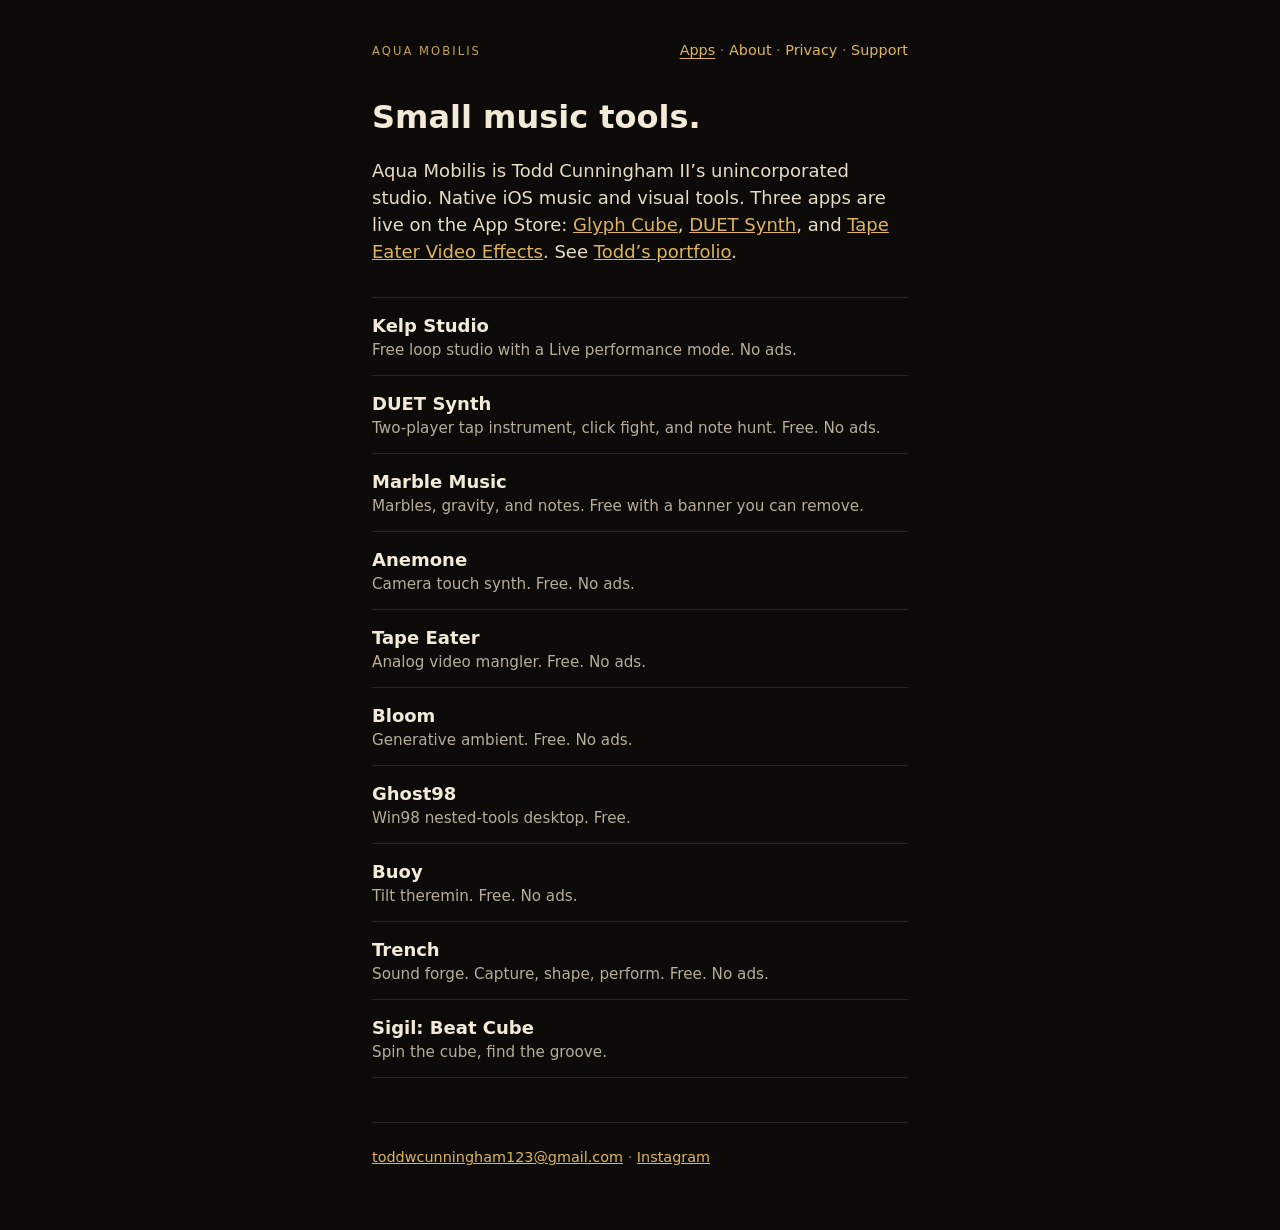
<file: index.html>
<!DOCTYPE html>
<html lang="en">
<head>
  <meta charset="utf-8">
  <meta name="viewport" content="width=device-width, initial-scale=1">
  <title>Aqua Mobilis — small iOS music tools</title>
  <meta name="description" content="Aqua Mobilis is Todd Cunningham II’s unincorporated studio for small native iOS music and visual tools: Kelp Studio, DUET Synth, Marble Music, Anemone, Tape Eater, Bloom, Ghost98, Buoy, Trench, and Sigil: Beat Cube.">
  <link rel="canonical" href="https://toddwcunningham123-stack.github.io/">
  <meta property="og:title" content="Aqua Mobilis — small iOS music tools">
  <meta property="og:description" content="Aqua Mobilis is Todd Cunningham II’s unincorporated studio for small native iOS music and visual tools: Kelp Studio, DUET Synth, Marble Music, Anemone, Tape Eater, Bloom, Ghost98, Buoy, Trench, and Sigil: Beat Cube.">
  <meta property="og:type" content="website">
  <meta property="og:url" content="https://toddwcunningham123-stack.github.io/">
  <meta property="og:image" content="https://toddwcunningham123-stack.github.io/og.png">
  <meta property="og:image:width" content="1200">
  <meta property="og:image:height" content="630">
  <meta name="twitter:card" content="summary_large_image">
  <meta name="twitter:title" content="Aqua Mobilis — small iOS music tools">
  <meta name="twitter:description" content="Aqua Mobilis is Todd Cunningham II’s unincorporated studio for small native iOS music and visual tools: Kelp Studio, DUET Synth, Marble Music, Anemone, Tape Eater, Bloom, Ghost98, Buoy, Trench, and Sigil: Beat Cube.">
  <meta name="twitter:image" content="https://toddwcunningham123-stack.github.io/og.png">
  <link rel="icon" href="/favicon.svg" type="image/svg+xml">
  <link rel="stylesheet" href="/style.css">
  <script type="application/ld+json">
  {
    "@context": "https://schema.org",
    "@type": "Organization",
    "name": "Aqua Mobilis",
    "url": "https://toddwcunningham123-stack.github.io/",
    "email": "toddwcunningham123@gmail.com",
    "sameAs": ["https://www.instagram.com/aqua_mobilis"],
    "logo": "https://toddwcunningham123-stack.github.io/logo.png",
    "address": {
      "@type": "PostalAddress",
      "addressLocality": "Plano",
      "addressRegion": "TX",
      "addressCountry": "US"
    },
    "founder": {
      "@type": "Person",
      "name": "Todd Cunningham II",
      "url": "https://toddwcunningham123-stack.github.io/about/"
    }
  }
  </script>
</head>
<body>
  <div class="wrap">
    <header class="site">
      <a class="mark" href="/">Aqua Mobilis</a>
      <nav>
        <a href="/" aria-current="page">Apps</a> ·
        <a href="/about/">About</a> ·
        <a href="/privacy/">Privacy</a> ·
        <a href="/support/">Support</a>
      </nav>
    </header>
    <main>
      <h1>Small music tools.</h1>
      <p class="lede">Aqua Mobilis is Todd Cunningham II’s unincorporated studio. Native iOS music and visual tools. Three apps are live on the App Store: <a href="https://apps.apple.com/us/app/glyph-cube/id6823472287">Glyph Cube</a>, <a href="https://apps.apple.com/us/app/duet-synth/id6806688536">DUET Synth</a>, and <a href="https://apps.apple.com/us/app/tape-eater-video-effects/id6806689577">Tape Eater Video Effects</a>. See <a href="/portfolio/">Todd’s portfolio</a>.</p>
      <ul class="apps">
        <li>
          <a href="/kelp/">
            <strong>Kelp Studio</strong>
            <span>Free loop studio with a Live performance mode. No ads.</span>
          </a>
        </li>
        <li>
          <a href="/duet/">
            <strong>DUET Synth</strong>
            <span>Two-player tap instrument, click fight, and note hunt. Free. No ads.</span>
          </a>
        </li>
        <li>
          <a href="/marble-music/">
            <strong>Marble Music</strong>
            <span>Marbles, gravity, and notes. Free with a banner you can remove.</span>
          </a>
        </li>
        <li>
          <a href="/anemone/">
            <strong>Anemone</strong>
            <span>Camera touch synth. Free. No ads.</span>
          </a>
        </li>
        <li>
          <a href="/tape-eater/">
            <strong>Tape Eater</strong>
            <span>Analog video mangler. Free. No ads.</span>
          </a>
        </li>
        <li>
          <a href="/bloom/">
            <strong>Bloom</strong>
            <span>Generative ambient. Free. No ads.</span>
          </a>
        </li>
        <li>
          <a href="/ghost98/">
            <strong>Ghost98</strong>
            <span>Win98 nested-tools desktop. Free.</span>
          </a>
        </li>
        <li>
          <a href="/buoy/">
            <strong>Buoy</strong>
            <span>Tilt theremin. Free. No ads.</span>
          </a>
        </li>
        <li>
          <a href="/trench/">
            <strong>Trench</strong>
            <span>Sound forge. Capture, shape, perform. Free. No ads.</span>
          </a>
        </li>
        <li>
          <a href="/sigil/">
            <strong>Sigil: Beat Cube</strong>
            <span>Spin the cube, find the groove.</span>
          </a>
        </li>
      </ul>
    </main>
    <footer class="site">
      <p><a href="mailto:toddwcunningham123@gmail.com">toddwcunningham123@gmail.com</a> · <a href="https://www.instagram.com/aqua_mobilis">Instagram</a></p>
    </footer>
  </div>
</body>
</html>
</file>
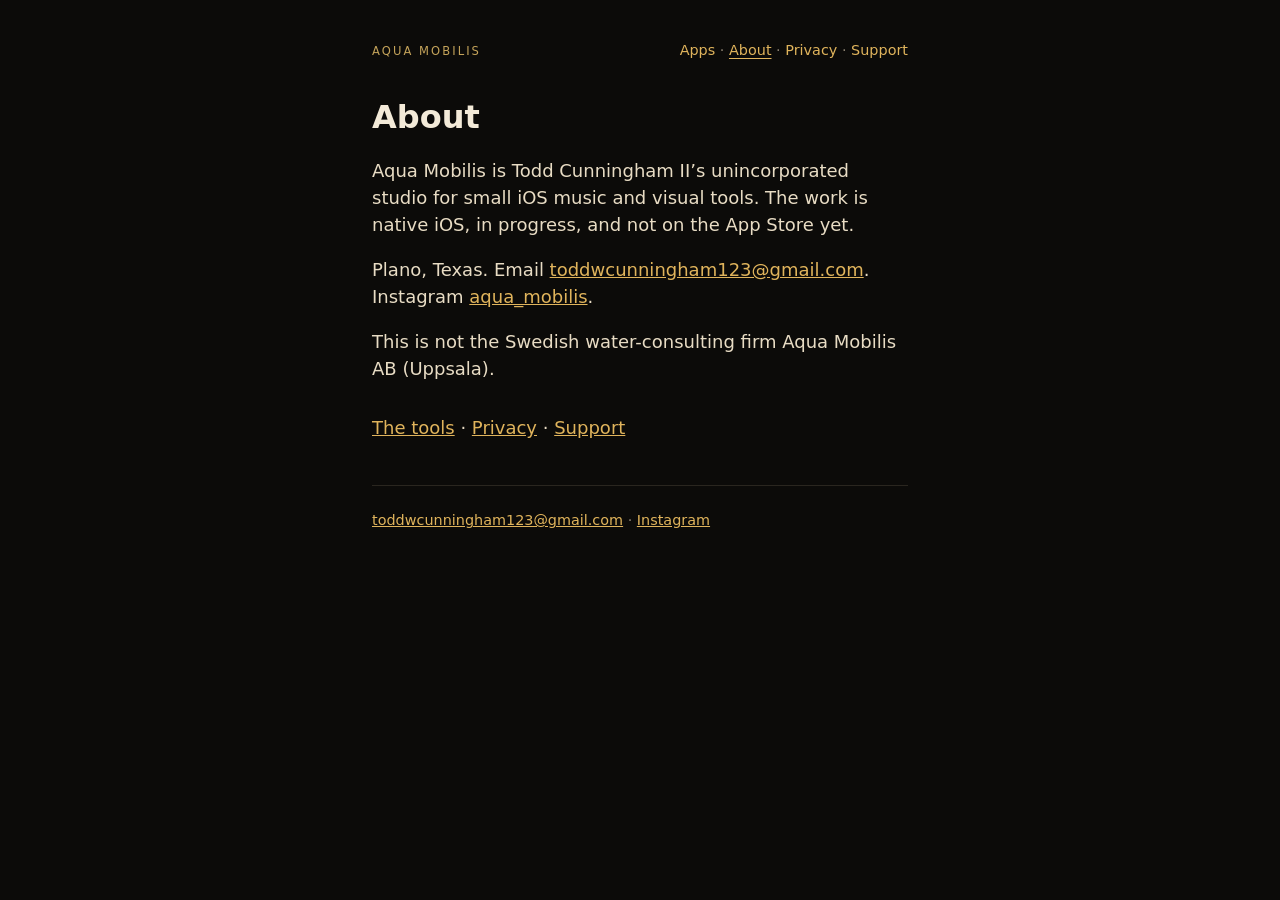
<file: about/index.html>
<!DOCTYPE html>
<html lang="en">
<head>
  <meta charset="utf-8">
  <meta name="viewport" content="width=device-width, initial-scale=1">
  <title>About — Aqua Mobilis</title>
  <meta name="description" content="Aqua Mobilis is Todd Cunningham II’s unincorporated studio in Plano, Texas, for small iOS music and visual tools.">
  <link rel="canonical" href="https://toddwcunningham123-stack.github.io/about/">
  <meta property="og:title" content="About — Aqua Mobilis">
  <meta property="og:description" content="Aqua Mobilis is Todd Cunningham II’s unincorporated studio in Plano, Texas, for small iOS music and visual tools.">
  <meta property="og:type" content="website">
  <meta property="og:url" content="https://toddwcunningham123-stack.github.io/about/">
  <meta property="og:image" content="https://toddwcunningham123-stack.github.io/og.png">
  <meta property="og:image:width" content="1200">
  <meta property="og:image:height" content="630">
  <meta name="twitter:card" content="summary_large_image">
  <meta name="twitter:title" content="About — Aqua Mobilis">
  <meta name="twitter:description" content="Aqua Mobilis is Todd Cunningham II’s unincorporated studio in Plano, Texas, for small iOS music and visual tools.">
  <meta name="twitter:image" content="https://toddwcunningham123-stack.github.io/og.png">
  <link rel="icon" href="/favicon.svg" type="image/svg+xml">
  <link rel="stylesheet" href="/style.css">
  <script type="application/ld+json">
  {
    "@context": "https://schema.org",
    "@type": "Person",
    "name": "Todd Cunningham II",
    "jobTitle": "Founder",
    "url": "https://toddwcunningham123-stack.github.io/about/",
    "email": "toddwcunningham123@gmail.com",
    "sameAs": ["https://www.instagram.com/aqua_mobilis"],
    "address": {
      "@type": "PostalAddress",
      "addressLocality": "Plano",
      "addressRegion": "TX",
      "addressCountry": "US"
    },
    "worksFor": {
      "@type": "Organization",
      "name": "Aqua Mobilis",
      "url": "https://toddwcunningham123-stack.github.io/"
    }
  }
  </script>
</head>
<body>
  <div class="wrap">
    <header class="site">
      <a class="mark" href="/">Aqua Mobilis</a>
      <nav>
        <a href="/">Apps</a> ·
        <a href="/about/" aria-current="page">About</a> ·
        <a href="/privacy/">Privacy</a> ·
        <a href="/support/">Support</a>
      </nav>
    </header>
    <main>
      <h1>About</h1>
      <p>Aqua Mobilis is Todd Cunningham II’s unincorporated studio for small iOS music and visual tools. The work is native iOS, in progress, and not on the App Store yet.</p>
      <p>Plano, Texas. Email <a href="mailto:toddwcunningham123@gmail.com">toddwcunningham123@gmail.com</a>. Instagram <a href="https://www.instagram.com/aqua_mobilis">aqua_mobilis</a>.</p>
      <p>This is not the Swedish water-consulting firm Aqua Mobilis AB (Uppsala).</p>
      <p class="page-links"><a href="/">The tools</a> · <a href="/privacy/">Privacy</a> · <a href="/support/">Support</a></p>
    </main>
    <footer class="site">
      <p><a href="mailto:toddwcunningham123@gmail.com">toddwcunningham123@gmail.com</a> · <a href="https://www.instagram.com/aqua_mobilis">Instagram</a></p>
    </footer>
  </div>
</body>
</html>
</file>
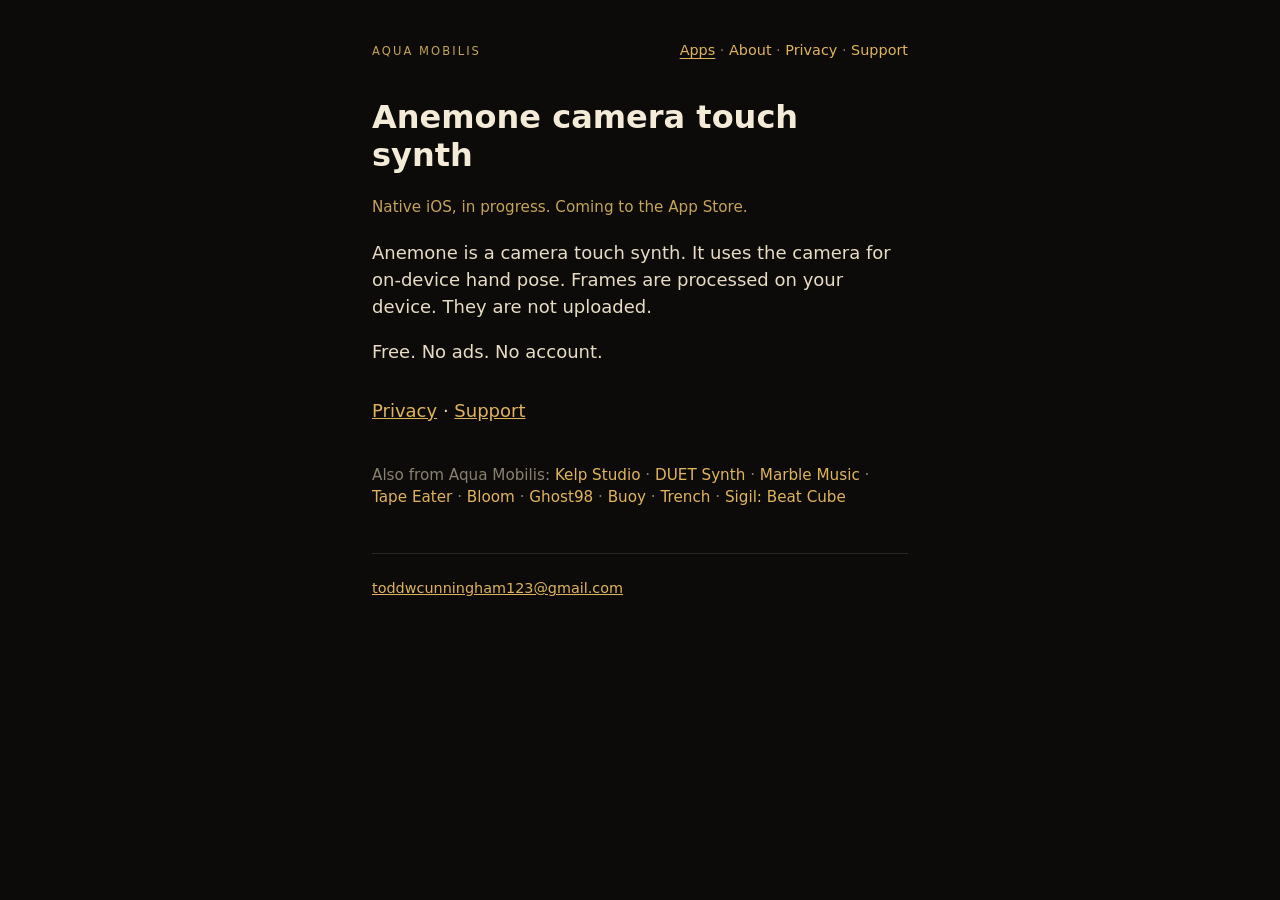
<file: anemone/index.html>
<!DOCTYPE html>
<html lang="en">
<head>
  <meta charset="utf-8">
  <meta name="viewport" content="width=device-width, initial-scale=1">
  <title>Anemone — camera touch synth for iOS | Aqua Mobilis</title>
  <meta name="description" content="Anemone is a free camera touch synth for iPhone. Hand pose stays on your device. No ads. Native iOS, coming to the App Store.">
  <link rel="canonical" href="https://toddwcunningham123-stack.github.io/anemone/">
  <meta property="og:title" content="Anemone — camera touch synth for iOS | Aqua Mobilis">
  <meta property="og:description" content="Anemone is a free camera touch synth for iPhone. Hand pose stays on your device. No ads. Native iOS, coming to the App Store.">
  <meta property="og:type" content="website">
  <meta property="og:url" content="https://toddwcunningham123-stack.github.io/anemone/">
  <meta property="og:image" content="https://toddwcunningham123-stack.github.io/og.png">
  <meta property="og:image:width" content="1200">
  <meta property="og:image:height" content="630">
  <meta name="twitter:card" content="summary_large_image">
  <meta name="twitter:title" content="Anemone — camera touch synth for iOS | Aqua Mobilis">
  <meta name="twitter:description" content="Anemone is a free camera touch synth for iPhone. Hand pose stays on your device. No ads. Native iOS, coming to the App Store.">
  <meta name="twitter:image" content="https://toddwcunningham123-stack.github.io/og.png">
  <link rel="icon" href="/favicon.svg" type="image/svg+xml">
  <link rel="stylesheet" href="/style.css">
  <script type="application/ld+json">
  {
    "@context": "https://schema.org",
    "@type": "SoftwareApplication",
    "name": "Anemone",
    "description": "A free camera touch synth for iPhone. Hand pose stays on your device. No ads.",
    "url": "https://toddwcunningham123-stack.github.io/anemone/",
    "applicationCategory": "Music",
    "operatingSystem": "iOS",
    "isAccessibleForFree": true,
    "offers": { "@type": "Offer", "price": "0", "priceCurrency": "USD" },
    "author": { "@type": "Organization", "name": "Aqua Mobilis", "url": "https://toddwcunningham123-stack.github.io/" }
  }
  </script>
</head>
<body>
  <div class="wrap">
    <header class="site">
      <a class="mark" href="/">Aqua Mobilis</a>
      <nav>
        <a href="/" aria-current="page">Apps</a> ·
        <a href="/about/">About</a> ·
        <a href="/privacy/">Privacy</a> ·
        <a href="/support/">Support</a>
      </nav>
    </header>
    <main>
      <h1>Anemone camera touch synth</h1>
      <p class="status">Native iOS, in progress. Coming to the App Store.</p>
      <p>Anemone is a camera touch synth. It uses the camera for on-device hand pose. Frames are processed on your device. They are not uploaded.</p>
      <p>Free. No ads. No account.</p>
      <p class="page-links"><a href="/privacy/">Privacy</a> · <a href="/support/">Support</a></p>
      <p class="more">Also from Aqua Mobilis:
        <a href="/kelp/">Kelp Studio</a> ·
        <a href="/duet/">DUET Synth</a> ·
        <a href="/marble-music/">Marble Music</a> ·
        <a href="/tape-eater/">Tape Eater</a> ·
        <a href="/bloom/">Bloom</a> ·
        <a href="/ghost98/">Ghost98</a> ·
        <a href="/buoy/">Buoy</a> ·
        <a href="/trench/">Trench</a> ·
        <a href="/sigil/">Sigil: Beat Cube</a>
      </p>
    </main>
    <footer class="site">
      <p><a href="mailto:toddwcunningham123@gmail.com">toddwcunningham123@gmail.com</a></p>
    </footer>
  </div>
</body>
</html>
</file>
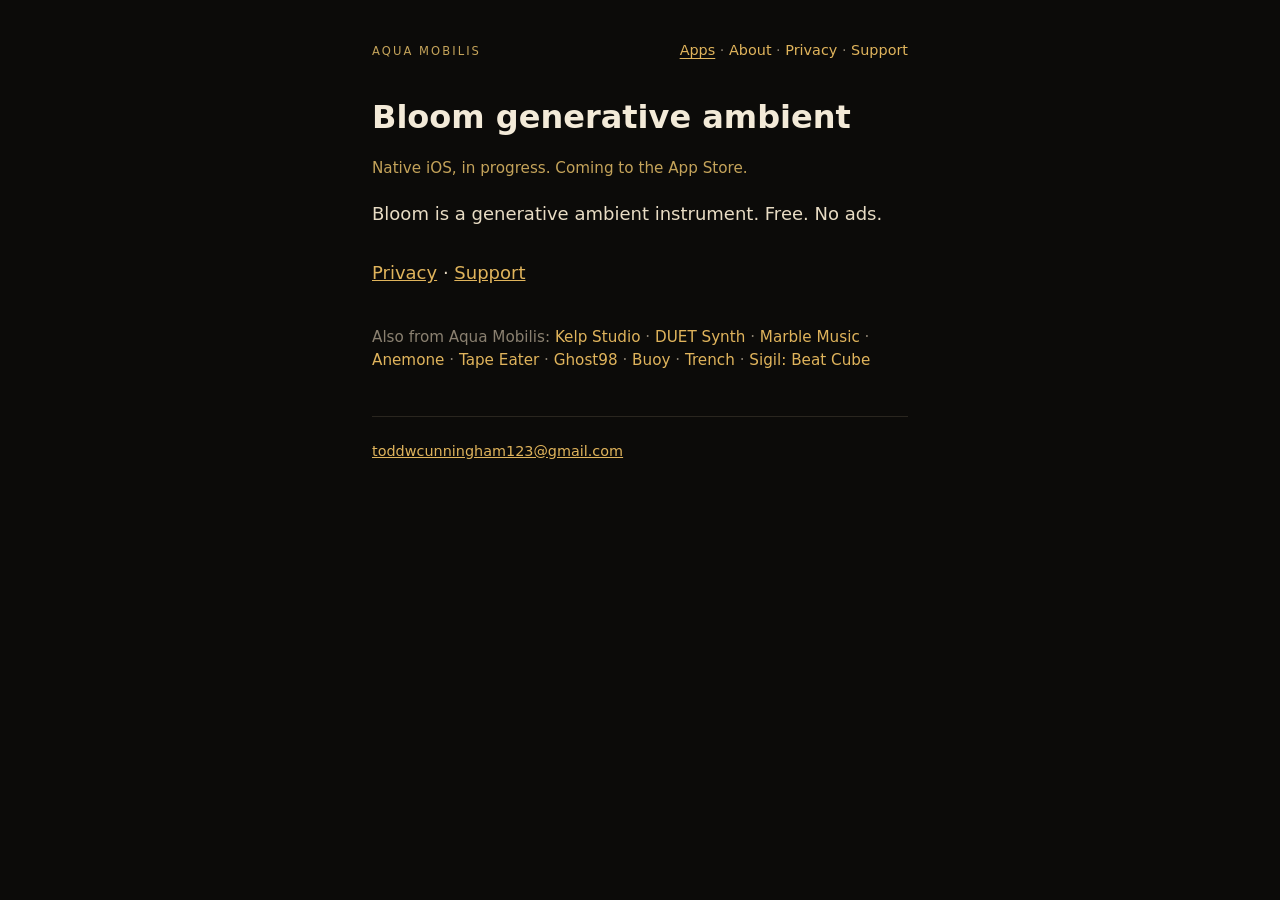
<file: bloom/index.html>
<!DOCTYPE html>
<html lang="en">
<head>
  <meta charset="utf-8">
  <meta name="viewport" content="width=device-width, initial-scale=1">
  <title>Bloom — generative ambient for iOS | Aqua Mobilis</title>
  <meta name="description" content="Bloom is a free generative ambient instrument for iPhone. No ads. Native iOS, coming to the App Store.">
  <link rel="canonical" href="https://toddwcunningham123-stack.github.io/bloom/">
  <meta property="og:title" content="Bloom — generative ambient for iOS | Aqua Mobilis">
  <meta property="og:description" content="Bloom is a free generative ambient instrument for iPhone. No ads. Native iOS, coming to the App Store.">
  <meta property="og:type" content="website">
  <meta property="og:url" content="https://toddwcunningham123-stack.github.io/bloom/">
  <meta property="og:image" content="https://toddwcunningham123-stack.github.io/og.png">
  <meta property="og:image:width" content="1200">
  <meta property="og:image:height" content="630">
  <meta name="twitter:card" content="summary_large_image">
  <meta name="twitter:title" content="Bloom — generative ambient for iOS | Aqua Mobilis">
  <meta name="twitter:description" content="Bloom is a free generative ambient instrument for iPhone. No ads. Native iOS, coming to the App Store.">
  <meta name="twitter:image" content="https://toddwcunningham123-stack.github.io/og.png">
  <link rel="icon" href="/favicon.svg" type="image/svg+xml">
  <link rel="stylesheet" href="/style.css">
  <script type="application/ld+json">
  {
    "@context": "https://schema.org",
    "@type": "SoftwareApplication",
    "name": "Bloom",
    "description": "A free generative ambient instrument for iPhone. No ads.",
    "url": "https://toddwcunningham123-stack.github.io/bloom/",
    "applicationCategory": "Music",
    "operatingSystem": "iOS",
    "isAccessibleForFree": true,
    "offers": { "@type": "Offer", "price": "0", "priceCurrency": "USD" },
    "author": { "@type": "Organization", "name": "Aqua Mobilis", "url": "https://toddwcunningham123-stack.github.io/" }
  }
  </script>
</head>
<body>
  <div class="wrap">
    <header class="site">
      <a class="mark" href="/">Aqua Mobilis</a>
      <nav>
        <a href="/" aria-current="page">Apps</a> ·
        <a href="/about/">About</a> ·
        <a href="/privacy/">Privacy</a> ·
        <a href="/support/">Support</a>
      </nav>
    </header>
    <main>
      <h1>Bloom generative ambient</h1>
      <p class="status">Native iOS, in progress. Coming to the App Store.</p>
      <p>Bloom is a generative ambient instrument. Free. No ads.</p>
      <p class="page-links"><a href="/privacy/">Privacy</a> · <a href="/support/">Support</a></p>
      <p class="more">Also from Aqua Mobilis:
        <a href="/kelp/">Kelp Studio</a> ·
        <a href="/duet/">DUET Synth</a> ·
        <a href="/marble-music/">Marble Music</a> ·
        <a href="/anemone/">Anemone</a> ·
        <a href="/tape-eater/">Tape Eater</a> ·
        <a href="/ghost98/">Ghost98</a> ·
        <a href="/buoy/">Buoy</a> ·
        <a href="/trench/">Trench</a> ·
        <a href="/sigil/">Sigil: Beat Cube</a>
      </p>
    </main>
    <footer class="site">
      <p><a href="mailto:toddwcunningham123@gmail.com">toddwcunningham123@gmail.com</a></p>
    </footer>
  </div>
</body>
</html>
</file>
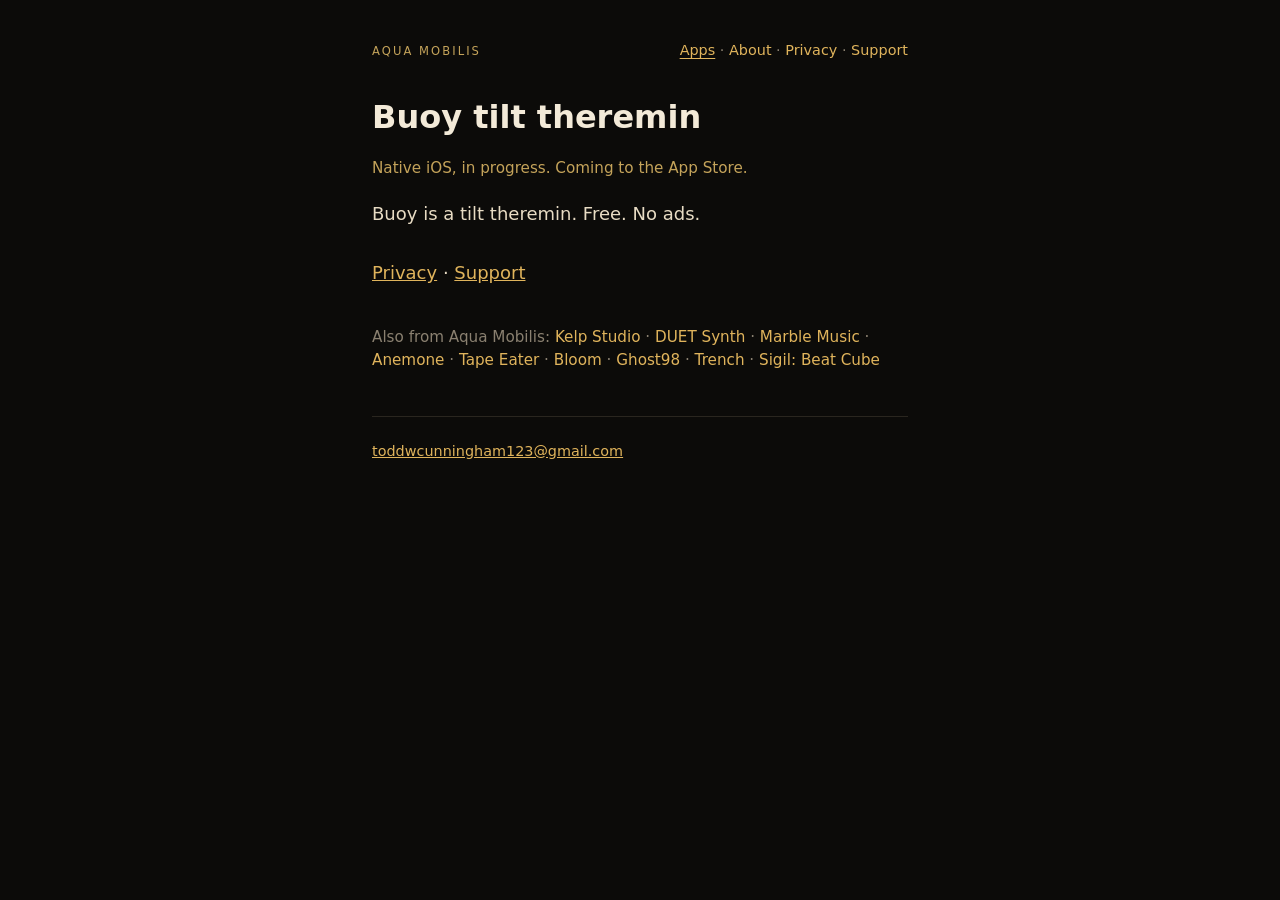
<file: buoy/index.html>
<!DOCTYPE html>
<html lang="en">
<head>
  <meta charset="utf-8">
  <meta name="viewport" content="width=device-width, initial-scale=1">
  <title>Buoy — free iOS tilt theremin | Aqua Mobilis</title>
  <meta name="description" content="Buoy is a free native iOS tilt theremin. No ads. Native iOS, coming to the App Store.">
  <link rel="canonical" href="https://toddwcunningham123-stack.github.io/buoy/">
  <meta property="og:title" content="Buoy — free iOS tilt theremin | Aqua Mobilis">
  <meta property="og:description" content="Buoy is a free native iOS tilt theremin. No ads. Native iOS, coming to the App Store.">
  <meta property="og:type" content="website">
  <meta property="og:url" content="https://toddwcunningham123-stack.github.io/buoy/">
  <meta property="og:image" content="https://toddwcunningham123-stack.github.io/og.png">
  <meta property="og:image:width" content="1200">
  <meta property="og:image:height" content="630">
  <meta name="twitter:card" content="summary_large_image">
  <meta name="twitter:title" content="Buoy — free iOS tilt theremin | Aqua Mobilis">
  <meta name="twitter:description" content="Buoy is a free native iOS tilt theremin. No ads. Native iOS, coming to the App Store.">
  <meta name="twitter:image" content="https://toddwcunningham123-stack.github.io/og.png">
  <link rel="icon" href="/favicon.svg" type="image/svg+xml">
  <link rel="stylesheet" href="/style.css">
  <script type="application/ld+json">
  {
    "@context": "https://schema.org",
    "@type": "SoftwareApplication",
    "name": "Buoy",
    "description": "A free native iOS tilt theremin. No ads.",
    "url": "https://toddwcunningham123-stack.github.io/buoy/",
    "applicationCategory": "Music",
    "operatingSystem": "iOS",
    "isAccessibleForFree": true,
    "offers": { "@type": "Offer", "price": "0", "priceCurrency": "USD" },
    "author": { "@type": "Organization", "name": "Aqua Mobilis", "url": "https://toddwcunningham123-stack.github.io/" }
  }
  </script>
</head>
<body>
  <div class="wrap">
    <header class="site">
      <a class="mark" href="/">Aqua Mobilis</a>
      <nav>
        <a href="/" aria-current="page">Apps</a> ·
        <a href="/about/">About</a> ·
        <a href="/privacy/">Privacy</a> ·
        <a href="/support/">Support</a>
      </nav>
    </header>
    <main>
      <h1>Buoy tilt theremin</h1>
      <p class="status">Native iOS, in progress. Coming to the App Store.</p>
      <p>Buoy is a tilt theremin. Free. No ads.</p>
      <p class="page-links"><a href="/privacy/">Privacy</a> · <a href="/support/">Support</a></p>
      <p class="more">Also from Aqua Mobilis:
        <a href="/kelp/">Kelp Studio</a> ·
        <a href="/duet/">DUET Synth</a> ·
        <a href="/marble-music/">Marble Music</a> ·
        <a href="/anemone/">Anemone</a> ·
        <a href="/tape-eater/">Tape Eater</a> ·
        <a href="/bloom/">Bloom</a> ·
        <a href="/ghost98/">Ghost98</a> ·
        <a href="/trench/">Trench</a> ·
        <a href="/sigil/">Sigil: Beat Cube</a>
      </p>
    </main>
    <footer class="site">
      <p><a href="mailto:toddwcunningham123@gmail.com">toddwcunningham123@gmail.com</a></p>
    </footer>
  </div>
</body>
</html>
</file>
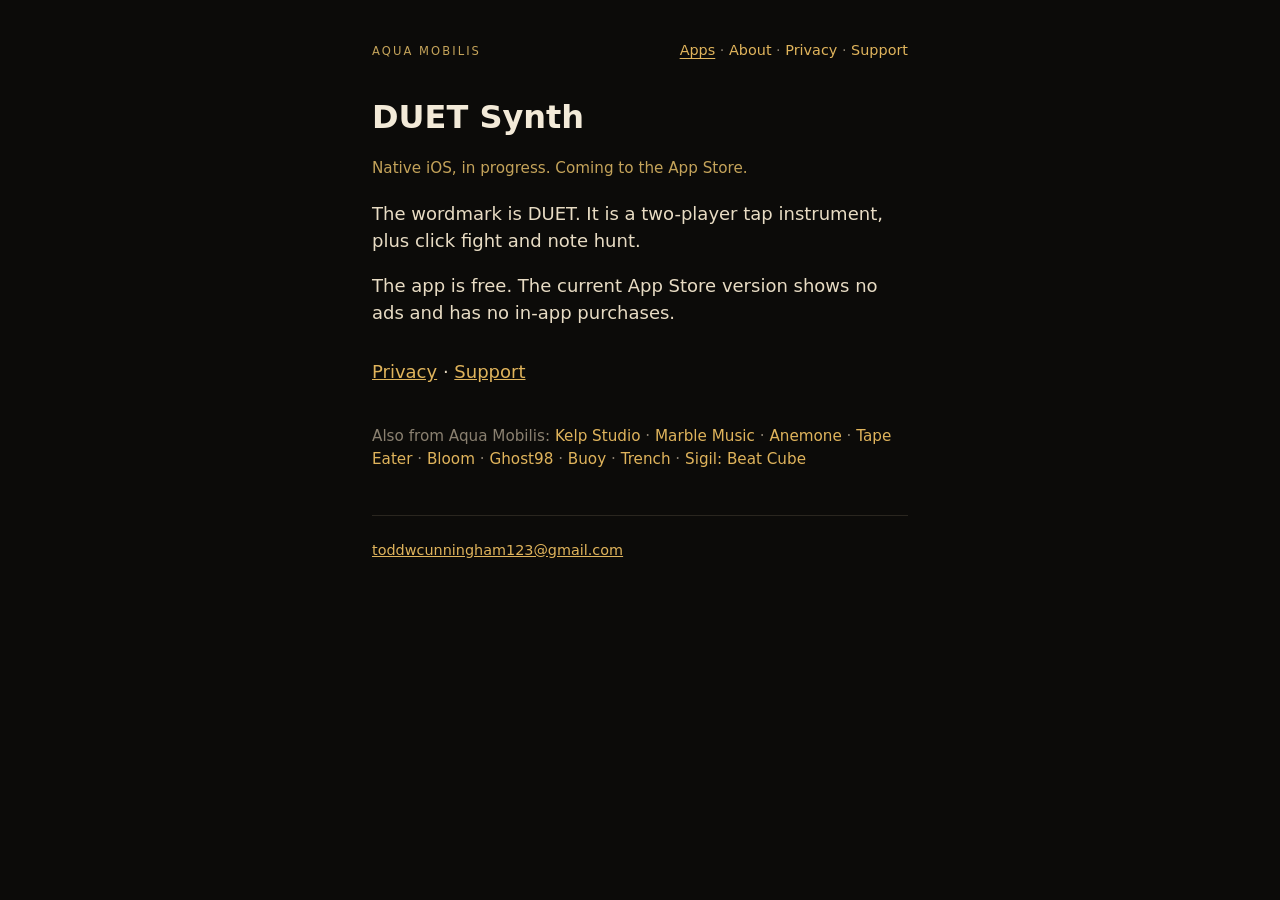
<file: duet/index.html>
<!DOCTYPE html>
<html lang="en">
<head>
  <meta charset="utf-8">
  <meta name="viewport" content="width=device-width, initial-scale=1">
  <title>DUET Synth — two-player iOS instrument | Aqua Mobilis</title>
  <meta name="description" content="DUET is a two-player tap instrument for iPhone, with click fight and note hunt. Free. No ads. No in-app purchases. Native iOS.">
  <link rel="canonical" href="https://toddwcunningham123-stack.github.io/duet/">
  <meta property="og:title" content="DUET Synth — two-player iOS instrument | Aqua Mobilis">
  <meta property="og:description" content="DUET is a two-player tap instrument for iPhone, with click fight and note hunt. Free. No ads. No in-app purchases. Native iOS.">
  <meta property="og:type" content="website">
  <meta property="og:url" content="https://toddwcunningham123-stack.github.io/duet/">
  <meta property="og:image" content="https://toddwcunningham123-stack.github.io/og.png">
  <meta property="og:image:width" content="1200">
  <meta property="og:image:height" content="630">
  <meta name="twitter:card" content="summary_large_image">
  <meta name="twitter:title" content="DUET Synth — two-player iOS instrument | Aqua Mobilis">
  <meta name="twitter:description" content="DUET is a two-player tap instrument for iPhone, with click fight and note hunt. Free. No ads. No in-app purchases. Native iOS.">
  <meta name="twitter:image" content="https://toddwcunningham123-stack.github.io/og.png">
  <link rel="icon" href="/favicon.svg" type="image/svg+xml">
  <link rel="stylesheet" href="/style.css">
  <script type="application/ld+json">
  {
    "@context": "https://schema.org",
    "@type": "SoftwareApplication",
    "name": "DUET Synth",
    "alternateName": "DUET",
    "description": "A two-player tap instrument with click fight and note hunt. Free. No ads. No in-app purchases.",
    "url": "https://toddwcunningham123-stack.github.io/duet/",
    "applicationCategory": "Music",
    "operatingSystem": "iOS",
    "isAccessibleForFree": true,
    "offers": { "@type": "Offer", "price": "0", "priceCurrency": "USD" },
    "author": { "@type": "Organization", "name": "Aqua Mobilis", "url": "https://toddwcunningham123-stack.github.io/" }
  }
  </script>
</head>
<body>
  <div class="wrap">
    <header class="site">
      <a class="mark" href="/">Aqua Mobilis</a>
      <nav>
        <a href="/" aria-current="page">Apps</a> ·
        <a href="/about/">About</a> ·
        <a href="/privacy/">Privacy</a> ·
        <a href="/support/">Support</a>
      </nav>
    </header>
    <main>
      <h1>DUET Synth</h1>
      <p class="status">Native iOS, in progress. Coming to the App Store.</p>
      <p>The wordmark is DUET. It is a two-player tap instrument, plus click fight and note hunt.</p>
      <p>The app is free. The current App Store version shows no ads and has no in-app purchases.</p>
      <p class="page-links"><a href="/privacy/">Privacy</a> · <a href="/support/">Support</a></p>
      <p class="more">Also from Aqua Mobilis:
        <a href="/kelp/">Kelp Studio</a> ·
        <a href="/marble-music/">Marble Music</a> ·
        <a href="/anemone/">Anemone</a> ·
        <a href="/tape-eater/">Tape Eater</a> ·
        <a href="/bloom/">Bloom</a> ·
        <a href="/ghost98/">Ghost98</a> ·
        <a href="/buoy/">Buoy</a> ·
        <a href="/trench/">Trench</a> ·
        <a href="/sigil/">Sigil: Beat Cube</a>
      </p>
    </main>
    <footer class="site">
      <p><a href="mailto:toddwcunningham123@gmail.com">toddwcunningham123@gmail.com</a></p>
    </footer>
  </div>
</body>
</html>
</file>
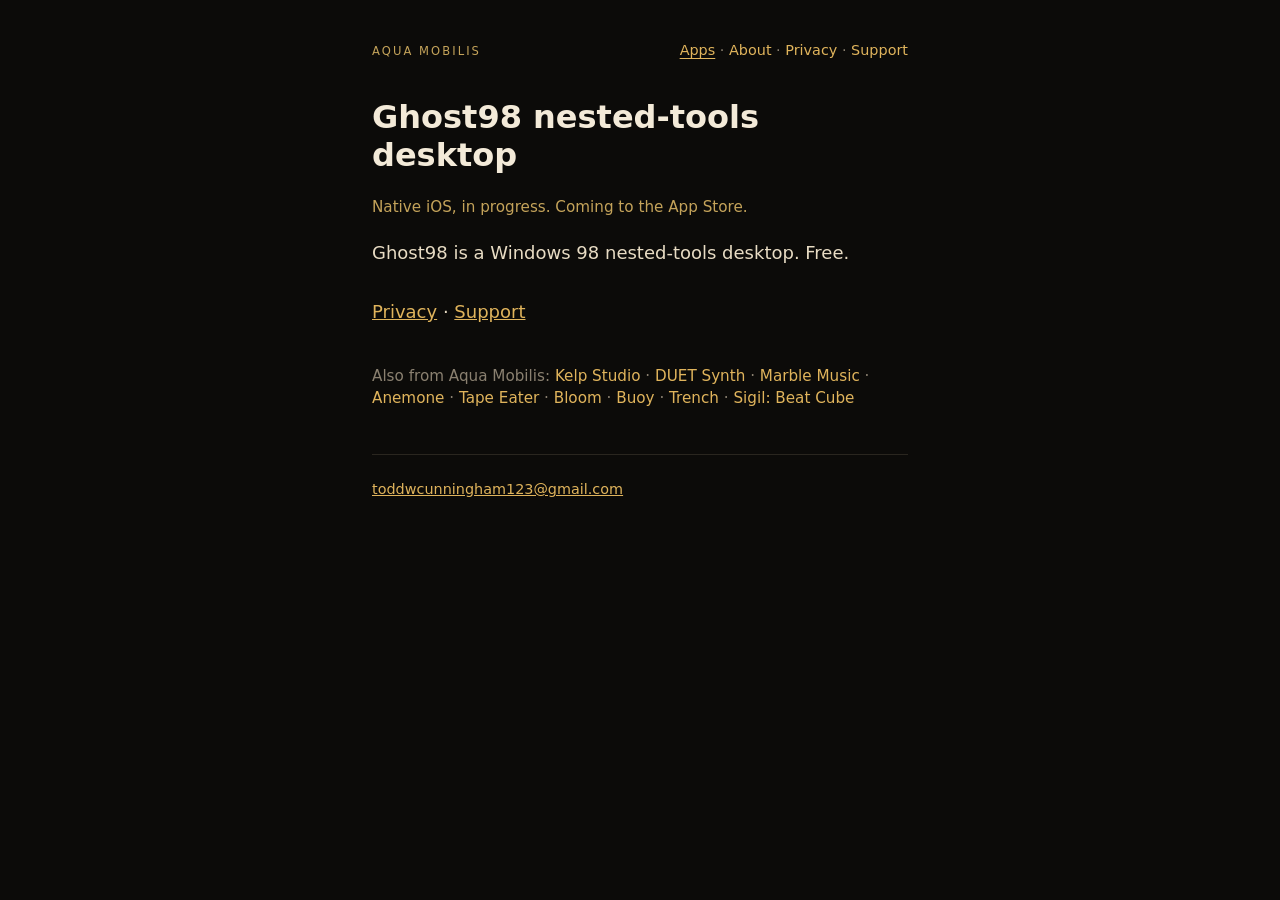
<file: ghost98/index.html>
<!DOCTYPE html>
<html lang="en">
<head>
  <meta charset="utf-8">
  <meta name="viewport" content="width=device-width, initial-scale=1">
  <title>Ghost98 — Win98 nested-tools desktop for iOS | Aqua Mobilis</title>
  <meta name="description" content="Ghost98 is a free Windows 98 nested-tools desktop for iPhone. Native iOS, coming to the App Store.">
  <link rel="canonical" href="https://toddwcunningham123-stack.github.io/ghost98/">
  <meta property="og:title" content="Ghost98 — Win98 nested-tools desktop for iOS | Aqua Mobilis">
  <meta property="og:description" content="Ghost98 is a free Windows 98 nested-tools desktop for iPhone. Native iOS, coming to the App Store.">
  <meta property="og:type" content="website">
  <meta property="og:url" content="https://toddwcunningham123-stack.github.io/ghost98/">
  <meta property="og:image" content="https://toddwcunningham123-stack.github.io/og.png">
  <meta property="og:image:width" content="1200">
  <meta property="og:image:height" content="630">
  <meta name="twitter:card" content="summary_large_image">
  <meta name="twitter:title" content="Ghost98 — Win98 nested-tools desktop for iOS | Aqua Mobilis">
  <meta name="twitter:description" content="Ghost98 is a free Windows 98 nested-tools desktop for iPhone. Native iOS, coming to the App Store.">
  <meta name="twitter:image" content="https://toddwcunningham123-stack.github.io/og.png">
  <link rel="icon" href="/favicon.svg" type="image/svg+xml">
  <link rel="stylesheet" href="/style.css">
  <script type="application/ld+json">
  {
    "@context": "https://schema.org",
    "@type": "SoftwareApplication",
    "name": "Ghost98",
    "description": "A free Windows 98 nested-tools desktop for iPhone.",
    "url": "https://toddwcunningham123-stack.github.io/ghost98/",
    "applicationCategory": "Music",
    "operatingSystem": "iOS",
    "isAccessibleForFree": true,
    "offers": { "@type": "Offer", "price": "0", "priceCurrency": "USD" },
    "author": { "@type": "Organization", "name": "Aqua Mobilis", "url": "https://toddwcunningham123-stack.github.io/" }
  }
  </script>
</head>
<body>
  <div class="wrap">
    <header class="site">
      <a class="mark" href="/">Aqua Mobilis</a>
      <nav>
        <a href="/" aria-current="page">Apps</a> ·
        <a href="/about/">About</a> ·
        <a href="/privacy/">Privacy</a> ·
        <a href="/support/">Support</a>
      </nav>
    </header>
    <main>
      <h1>Ghost98 nested-tools desktop</h1>
      <p class="status">Native iOS, in progress. Coming to the App Store.</p>
      <p>Ghost98 is a Windows 98 nested-tools desktop. Free.</p>
      <p class="page-links"><a href="/privacy/">Privacy</a> · <a href="/support/">Support</a></p>
      <p class="more">Also from Aqua Mobilis:
        <a href="/kelp/">Kelp Studio</a> ·
        <a href="/duet/">DUET Synth</a> ·
        <a href="/marble-music/">Marble Music</a> ·
        <a href="/anemone/">Anemone</a> ·
        <a href="/tape-eater/">Tape Eater</a> ·
        <a href="/bloom/">Bloom</a> ·
        <a href="/buoy/">Buoy</a> ·
        <a href="/trench/">Trench</a> ·
        <a href="/sigil/">Sigil: Beat Cube</a>
      </p>
    </main>
    <footer class="site">
      <p><a href="mailto:toddwcunningham123@gmail.com">toddwcunningham123@gmail.com</a></p>
    </footer>
  </div>
</body>
</html>
</file>
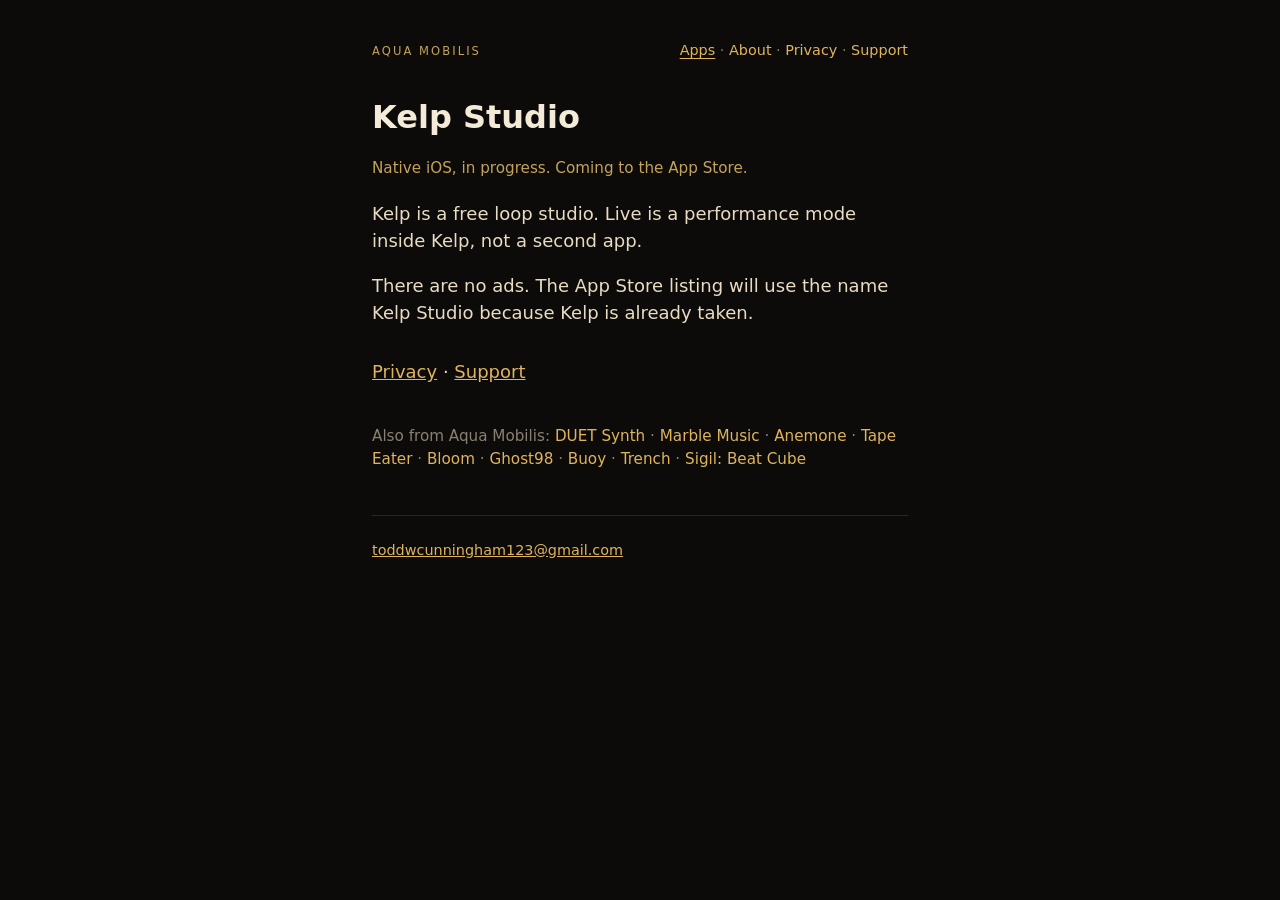
<file: kelp/index.html>
<!DOCTYPE html>
<html lang="en">
<head>
  <meta charset="utf-8">
  <meta name="viewport" content="width=device-width, initial-scale=1">
  <title>Kelp Studio — free iOS loop studio | Aqua Mobilis</title>
  <meta name="description" content="Kelp Studio is a free iOS loop studio with a Live performance mode. No ads. Native iOS, coming to the App Store.">
  <link rel="canonical" href="https://toddwcunningham123-stack.github.io/kelp/">
  <meta property="og:title" content="Kelp Studio — free iOS loop studio | Aqua Mobilis">
  <meta property="og:description" content="Kelp Studio is a free iOS loop studio with a Live performance mode. No ads. Native iOS, coming to the App Store.">
  <meta property="og:type" content="website">
  <meta property="og:url" content="https://toddwcunningham123-stack.github.io/kelp/">
  <meta property="og:image" content="https://toddwcunningham123-stack.github.io/og.png">
  <meta property="og:image:width" content="1200">
  <meta property="og:image:height" content="630">
  <meta name="twitter:card" content="summary_large_image">
  <meta name="twitter:title" content="Kelp Studio — free iOS loop studio | Aqua Mobilis">
  <meta name="twitter:description" content="Kelp Studio is a free iOS loop studio with a Live performance mode. No ads. Native iOS, coming to the App Store.">
  <meta name="twitter:image" content="https://toddwcunningham123-stack.github.io/og.png">
  <link rel="icon" href="/favicon.svg" type="image/svg+xml">
  <link rel="stylesheet" href="/style.css">
  <script type="application/ld+json">
  {
    "@context": "https://schema.org",
    "@type": "SoftwareApplication",
    "name": "Kelp Studio",
    "alternateName": "Kelp",
    "description": "A free iOS loop studio with a Live performance mode. No ads.",
    "url": "https://toddwcunningham123-stack.github.io/kelp/",
    "applicationCategory": "Music",
    "operatingSystem": "iOS",
    "isAccessibleForFree": true,
    "offers": { "@type": "Offer", "price": "0", "priceCurrency": "USD" },
    "author": { "@type": "Organization", "name": "Aqua Mobilis", "url": "https://toddwcunningham123-stack.github.io/" }
  }
  </script>
</head>
<body>
  <div class="wrap">
    <header class="site">
      <a class="mark" href="/">Aqua Mobilis</a>
      <nav>
        <a href="/" aria-current="page">Apps</a> ·
        <a href="/about/">About</a> ·
        <a href="/privacy/">Privacy</a> ·
        <a href="/support/">Support</a>
      </nav>
    </header>
    <main>
      <h1>Kelp Studio</h1>
      <p class="status">Native iOS, in progress. Coming to the App Store.</p>
      <p>Kelp is a free loop studio. Live is a performance mode inside Kelp, not a second app.</p>
      <p>There are no ads. The App Store listing will use the name Kelp Studio because Kelp is already taken.</p>
      <p class="page-links"><a href="/privacy/">Privacy</a> · <a href="/support/">Support</a></p>
      <p class="more">Also from Aqua Mobilis:
        <a href="/duet/">DUET Synth</a> ·
        <a href="/marble-music/">Marble Music</a> ·
        <a href="/anemone/">Anemone</a> ·
        <a href="/tape-eater/">Tape Eater</a> ·
        <a href="/bloom/">Bloom</a> ·
        <a href="/ghost98/">Ghost98</a> ·
        <a href="/buoy/">Buoy</a> ·
        <a href="/trench/">Trench</a> ·
        <a href="/sigil/">Sigil: Beat Cube</a>
      </p>
    </main>
    <footer class="site">
      <p><a href="mailto:toddwcunningham123@gmail.com">toddwcunningham123@gmail.com</a></p>
    </footer>
  </div>
</body>
</html>
</file>
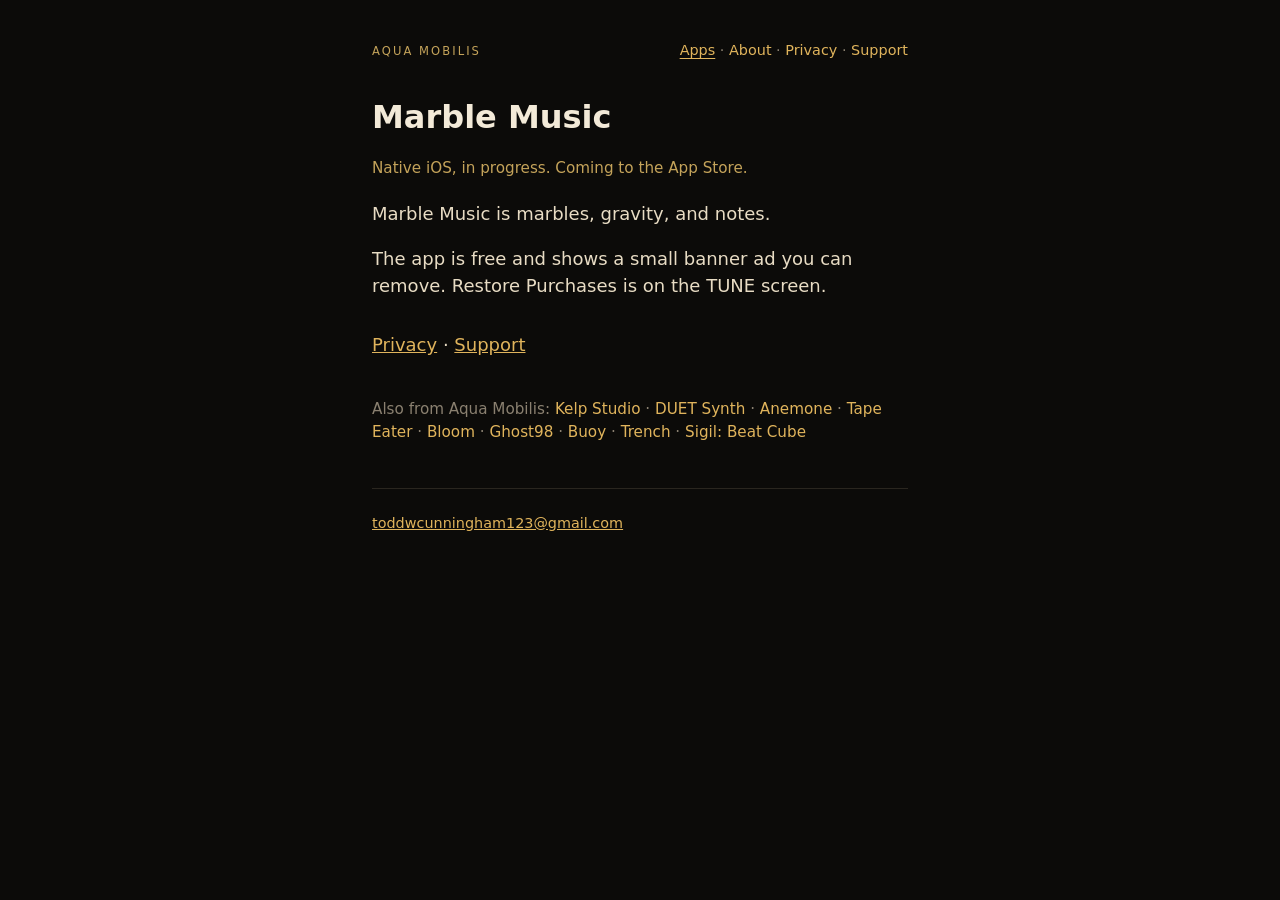
<file: marble-music/index.html>
<!DOCTYPE html>
<html lang="en">
<head>
  <meta charset="utf-8">
  <meta name="viewport" content="width=device-width, initial-scale=1">
  <title>Marble Music — marbles, gravity, and notes | Aqua Mobilis</title>
  <meta name="description" content="Marble Music is an iOS instrument of marbles, gravity, and notes. Free with a banner you can remove. Native iOS, coming to the App Store.">
  <link rel="canonical" href="https://toddwcunningham123-stack.github.io/marble-music/">
  <meta property="og:title" content="Marble Music — marbles, gravity, and notes | Aqua Mobilis">
  <meta property="og:description" content="Marble Music is an iOS instrument of marbles, gravity, and notes. Free with a banner you can remove. Native iOS, coming to the App Store.">
  <meta property="og:type" content="website">
  <meta property="og:url" content="https://toddwcunningham123-stack.github.io/marble-music/">
  <meta property="og:image" content="https://toddwcunningham123-stack.github.io/og.png">
  <meta property="og:image:width" content="1200">
  <meta property="og:image:height" content="630">
  <meta name="twitter:card" content="summary_large_image">
  <meta name="twitter:title" content="Marble Music — marbles, gravity, and notes | Aqua Mobilis">
  <meta name="twitter:description" content="Marble Music is an iOS instrument of marbles, gravity, and notes. Free with a banner you can remove. Native iOS, coming to the App Store.">
  <meta name="twitter:image" content="https://toddwcunningham123-stack.github.io/og.png">
  <link rel="icon" href="/favicon.svg" type="image/svg+xml">
  <link rel="stylesheet" href="/style.css">
  <script type="application/ld+json">
  {
    "@context": "https://schema.org",
    "@type": "SoftwareApplication",
    "name": "Marble Music",
    "description": "Marbles, gravity, and notes. Free with a banner you can remove.",
    "url": "https://toddwcunningham123-stack.github.io/marble-music/",
    "applicationCategory": "Music",
    "operatingSystem": "iOS",
    "isAccessibleForFree": true,
    "offers": { "@type": "Offer", "price": "0", "priceCurrency": "USD" },
    "author": { "@type": "Organization", "name": "Aqua Mobilis", "url": "https://toddwcunningham123-stack.github.io/" }
  }
  </script>
</head>
<body>
  <div class="wrap">
    <header class="site">
      <a class="mark" href="/">Aqua Mobilis</a>
      <nav>
        <a href="/" aria-current="page">Apps</a> ·
        <a href="/about/">About</a> ·
        <a href="/privacy/">Privacy</a> ·
        <a href="/support/">Support</a>
      </nav>
    </header>
    <main>
      <h1>Marble Music</h1>
      <p class="status">Native iOS, in progress. Coming to the App Store.</p>
      <p>Marble Music is marbles, gravity, and notes.</p>
      <p>The app is free and shows a small banner ad you can remove. Restore Purchases is on the TUNE screen.</p>
      <p class="page-links"><a href="/privacy/">Privacy</a> · <a href="/support/">Support</a></p>
      <p class="more">Also from Aqua Mobilis:
        <a href="/kelp/">Kelp Studio</a> ·
        <a href="/duet/">DUET Synth</a> ·
        <a href="/anemone/">Anemone</a> ·
        <a href="/tape-eater/">Tape Eater</a> ·
        <a href="/bloom/">Bloom</a> ·
        <a href="/ghost98/">Ghost98</a> ·
        <a href="/buoy/">Buoy</a> ·
        <a href="/trench/">Trench</a> ·
        <a href="/sigil/">Sigil: Beat Cube</a>
      </p>
    </main>
    <footer class="site">
      <p><a href="mailto:toddwcunningham123@gmail.com">toddwcunningham123@gmail.com</a></p>
    </footer>
  </div>
</body>
</html>
</file>
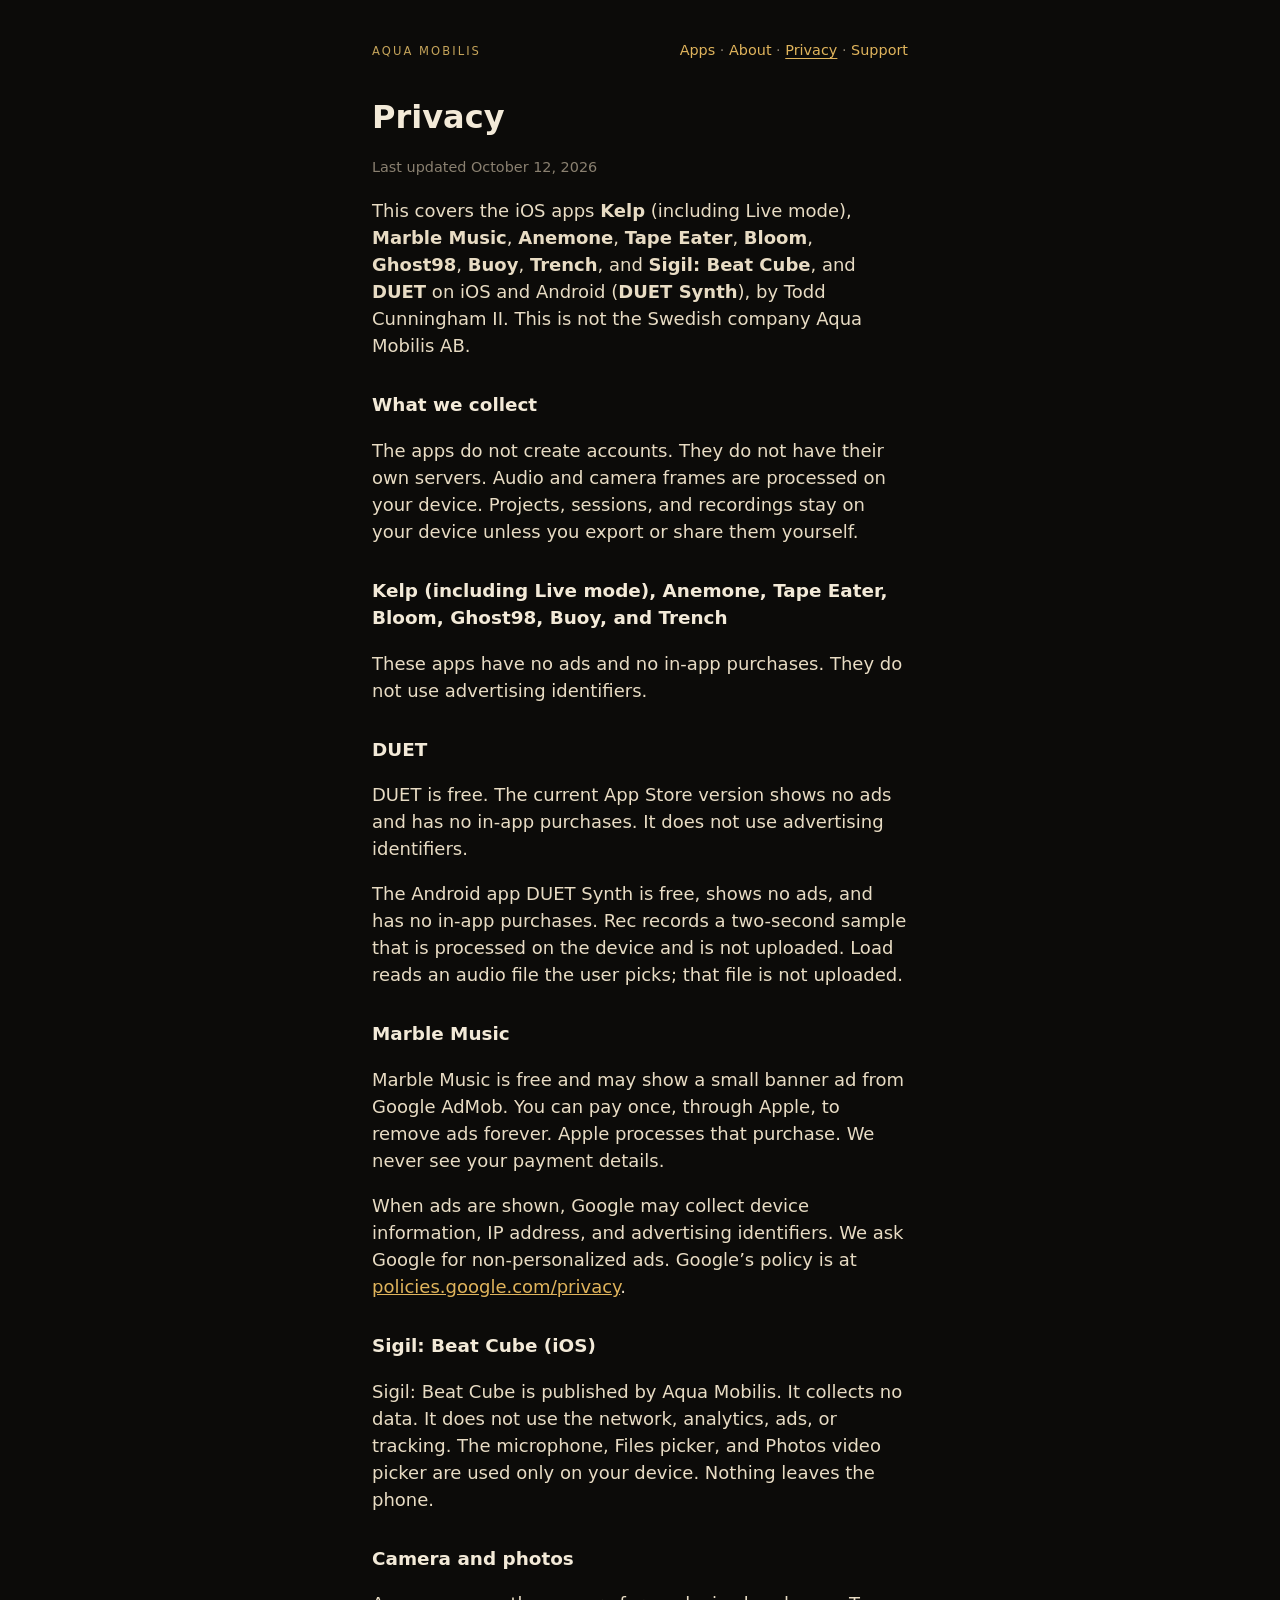
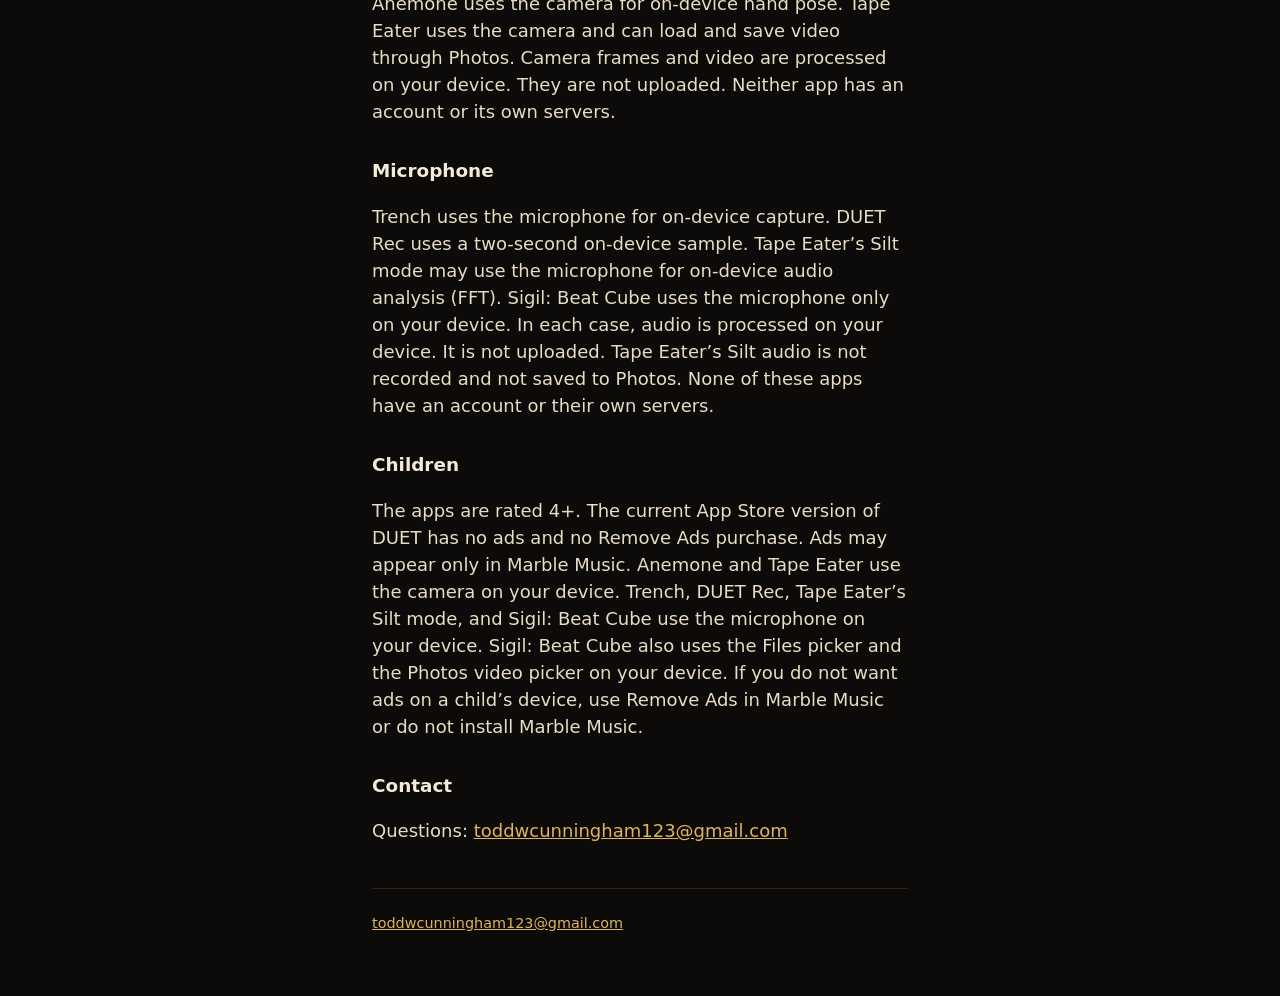
<file: privacy/index.html>
<!DOCTYPE html>
<html lang="en">
<head>
  <meta charset="utf-8">
  <meta name="viewport" content="width=device-width, initial-scale=1">
  <title>Privacy — Aqua Mobilis</title>
  <meta name="description" content="Privacy for Aqua Mobilis iOS apps and DUET on Android (DUET Synth): Kelp, DUET, Marble Music, Anemone, Tape Eater, Bloom, Ghost98, Buoy, Trench, and Sigil: Beat Cube. No accounts. Current DUET has no ads. Marble Music may show ads.">
  <link rel="canonical" href="https://toddwcunningham123-stack.github.io/privacy/">
  <meta property="og:title" content="Privacy — Aqua Mobilis">
  <meta property="og:description" content="Privacy for Aqua Mobilis iOS apps and DUET on Android (DUET Synth): Kelp, DUET, Marble Music, Anemone, Tape Eater, Bloom, Ghost98, Buoy, Trench, and Sigil: Beat Cube. No accounts. Current DUET has no ads. Marble Music may show ads.">
  <meta property="og:type" content="website">
  <meta property="og:url" content="https://toddwcunningham123-stack.github.io/privacy/">
  <meta property="og:image" content="https://toddwcunningham123-stack.github.io/og.png">
  <meta property="og:image:width" content="1200">
  <meta property="og:image:height" content="630">
  <meta name="twitter:card" content="summary_large_image">
  <meta name="twitter:title" content="Privacy — Aqua Mobilis">
  <meta name="twitter:description" content="Privacy for Aqua Mobilis iOS apps and DUET on Android (DUET Synth): Kelp, DUET, Marble Music, Anemone, Tape Eater, Bloom, Ghost98, Buoy, Trench, and Sigil: Beat Cube. No accounts. Current DUET has no ads. Marble Music may show ads.">
  <meta name="twitter:image" content="https://toddwcunningham123-stack.github.io/og.png">
  <link rel="icon" href="/favicon.svg" type="image/svg+xml">
  <link rel="stylesheet" href="/style.css">
</head>
<body>
  <div class="wrap">
    <header class="site">
      <a class="mark" href="/">Aqua Mobilis</a>
      <nav>
        <a href="/">Apps</a> ·
        <a href="/about/">About</a> ·
        <a href="/privacy/" aria-current="page">Privacy</a> ·
        <a href="/support/">Support</a>
      </nav>
    </header>
    <main>
      <h1>Privacy</h1>
      <p class="updated">Last updated October 12, 2026</p>
      <p>This covers the iOS apps <strong>Kelp</strong> (including Live mode), <strong>Marble Music</strong>, <strong>Anemone</strong>, <strong>Tape Eater</strong>, <strong>Bloom</strong>, <strong>Ghost98</strong>, <strong>Buoy</strong>, <strong>Trench</strong>, and <strong>Sigil: Beat Cube</strong>, and <strong>DUET</strong> on iOS and Android (<strong>DUET Synth</strong>), by Todd Cunningham II. This is not the Swedish company Aqua Mobilis AB.</p>

      <h2>What we collect</h2>
      <p>The apps do not create accounts. They do not have their own servers. Audio and camera frames are processed on your device. Projects, sessions, and recordings stay on your device unless you export or share them yourself.</p>

      <h2>Kelp (including Live mode), Anemone, Tape Eater, Bloom, Ghost98, Buoy, and Trench</h2>
      <p>These apps have no ads and no in-app purchases. They do not use advertising identifiers.</p>

      <h2>DUET</h2>
      <p>DUET is free. The current App Store version shows no ads and has no in-app purchases. It does not use advertising identifiers.</p>
      <p>The Android app DUET Synth is free, shows no ads, and has no in-app purchases. Rec records a two-second sample that is processed on the device and is not uploaded. Load reads an audio file the user picks; that file is not uploaded.</p>

      <h2>Marble Music</h2>
      <p>Marble Music is free and may show a small banner ad from Google AdMob. You can pay once, through Apple, to remove ads forever. Apple processes that purchase. We never see your payment details.</p>
      <p>When ads are shown, Google may collect device information, IP address, and advertising identifiers. We ask Google for non-personalized ads. Google’s policy is at <a href="https://policies.google.com/privacy">policies.google.com/privacy</a>.</p>

      <h2>Sigil: Beat Cube (iOS)</h2>
      <p>Sigil: Beat Cube is published by Aqua Mobilis. It collects no data. It does not use the network, analytics, ads, or tracking. The microphone, Files picker, and Photos video picker are used only on your device. Nothing leaves the phone.</p>

      <h2>Camera and photos</h2>
      <p>Anemone uses the camera for on-device hand pose. Tape Eater uses the camera and can load and save video through Photos. Camera frames and video are processed on your device. They are not uploaded. Neither app has an account or its own servers.</p>

      <h2>Microphone</h2>
      <p>Trench uses the microphone for on-device capture. DUET Rec uses a two-second on-device sample. Tape Eater’s Silt mode may use the microphone for on-device audio analysis (FFT). Sigil: Beat Cube uses the microphone only on your device. In each case, audio is processed on your device. It is not uploaded. Tape Eater’s Silt audio is not recorded and not saved to Photos. None of these apps have an account or their own servers.</p>

      <h2>Children</h2>
      <p>The apps are rated 4+. The current App Store version of DUET has no ads and no Remove Ads purchase. Ads may appear only in Marble Music. Anemone and Tape Eater use the camera on your device. Trench, DUET Rec, Tape Eater’s Silt mode, and Sigil: Beat Cube use the microphone on your device. Sigil: Beat Cube also uses the Files picker and the Photos video picker on your device. If you do not want ads on a child’s device, use Remove Ads in Marble Music or do not install Marble Music.</p>

      <h2>Contact</h2>
      <p>Questions: <a href="mailto:toddwcunningham123@gmail.com">toddwcunningham123@gmail.com</a></p>
    </main>
    <footer class="site">
      <p><a href="mailto:toddwcunningham123@gmail.com">toddwcunningham123@gmail.com</a></p>
    </footer>
  </div>
</body>
</html>
</file>
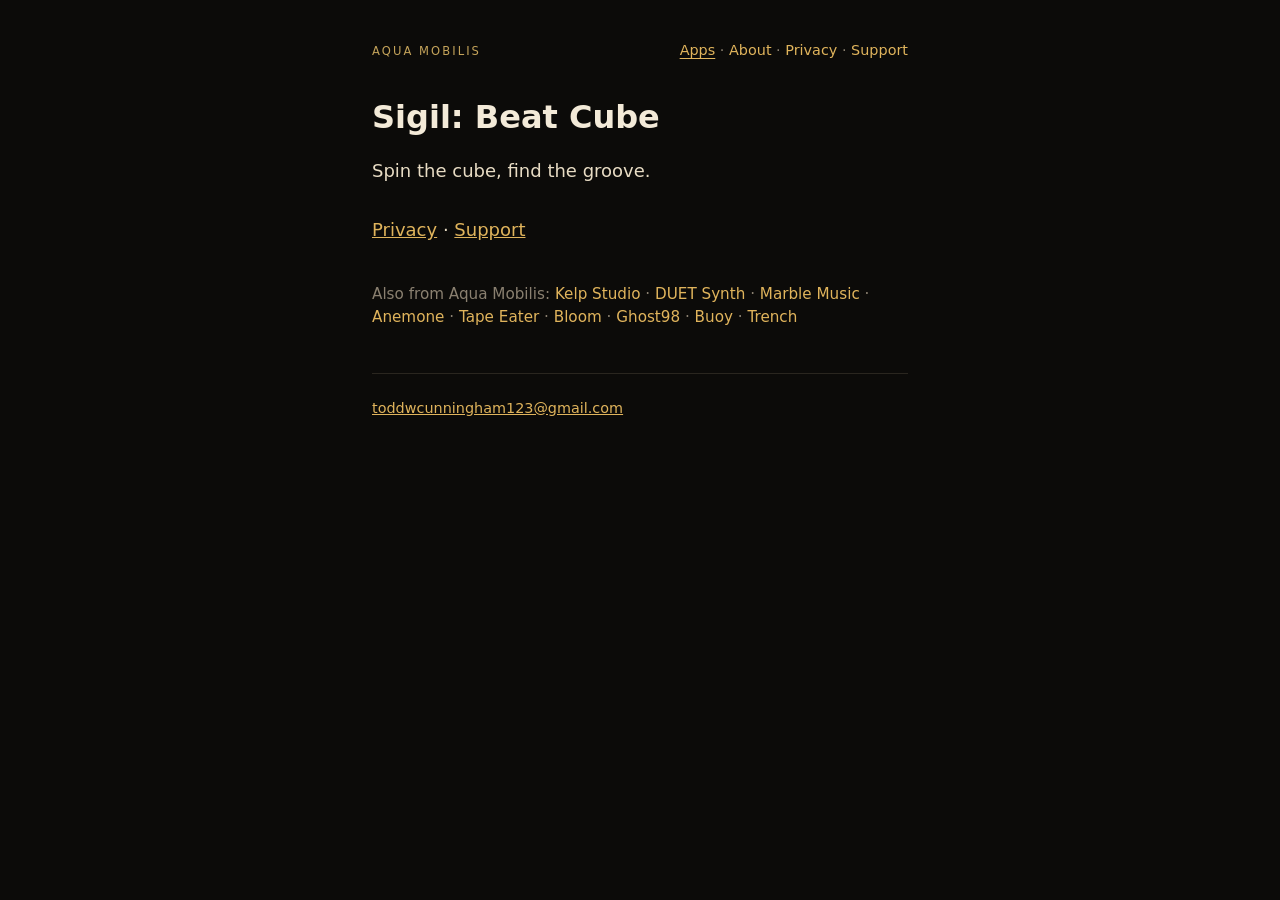
<file: sigil/index.html>
<!DOCTYPE html>
<html lang="en">
<head>
  <meta charset="utf-8">
  <meta name="viewport" content="width=device-width, initial-scale=1">
  <title>Sigil: Beat Cube — spin the cube, find the groove | Aqua Mobilis</title>
  <meta name="description" content="Sigil: Beat Cube. Spin the cube, find the groove. An iOS app from Aqua Mobilis.">
  <link rel="canonical" href="https://toddwcunningham123-stack.github.io/sigil/">
  <meta property="og:title" content="Sigil: Beat Cube — spin the cube, find the groove | Aqua Mobilis">
  <meta property="og:description" content="Sigil: Beat Cube. Spin the cube, find the groove. An iOS app from Aqua Mobilis.">
  <meta property="og:type" content="website">
  <meta property="og:url" content="https://toddwcunningham123-stack.github.io/sigil/">
  <meta property="og:image" content="https://toddwcunningham123-stack.github.io/og.png">
  <meta property="og:image:width" content="1200">
  <meta property="og:image:height" content="630">
  <meta name="twitter:card" content="summary_large_image">
  <meta name="twitter:title" content="Sigil: Beat Cube — spin the cube, find the groove | Aqua Mobilis">
  <meta name="twitter:description" content="Sigil: Beat Cube. Spin the cube, find the groove. An iOS app from Aqua Mobilis.">
  <meta name="twitter:image" content="https://toddwcunningham123-stack.github.io/og.png">
  <link rel="icon" href="/favicon.svg" type="image/svg+xml">
  <link rel="stylesheet" href="/style.css">
  <script type="application/ld+json">
  {
    "@context": "https://schema.org",
    "@type": "SoftwareApplication",
    "name": "Sigil: Beat Cube",
    "description": "Spin the cube, find the groove.",
    "url": "https://toddwcunningham123-stack.github.io/sigil/",
    "applicationCategory": "Music",
    "operatingSystem": "iOS",
    "author": { "@type": "Organization", "name": "Aqua Mobilis", "url": "https://toddwcunningham123-stack.github.io/" }
  }
  </script>
</head>
<body>
  <div class="wrap">
    <header class="site">
      <a class="mark" href="/">Aqua Mobilis</a>
      <nav>
        <a href="/" aria-current="page">Apps</a> ·
        <a href="/about/">About</a> ·
        <a href="/privacy/">Privacy</a> ·
        <a href="/support/">Support</a>
      </nav>
    </header>
    <main>
      <h1>Sigil: Beat Cube</h1>
      <p>Spin the cube, find the groove.</p>
      <p class="page-links"><a href="/privacy/">Privacy</a> · <a href="/support/">Support</a></p>
      <p class="more">Also from Aqua Mobilis:
        <a href="/kelp/">Kelp Studio</a> ·
        <a href="/duet/">DUET Synth</a> ·
        <a href="/marble-music/">Marble Music</a> ·
        <a href="/anemone/">Anemone</a> ·
        <a href="/tape-eater/">Tape Eater</a> ·
        <a href="/bloom/">Bloom</a> ·
        <a href="/ghost98/">Ghost98</a> ·
        <a href="/buoy/">Buoy</a> ·
        <a href="/trench/">Trench</a>
      </p>
    </main>
    <footer class="site">
      <p><a href="mailto:toddwcunningham123@gmail.com">toddwcunningham123@gmail.com</a></p>
    </footer>
  </div>
</body>
</html>
</file>
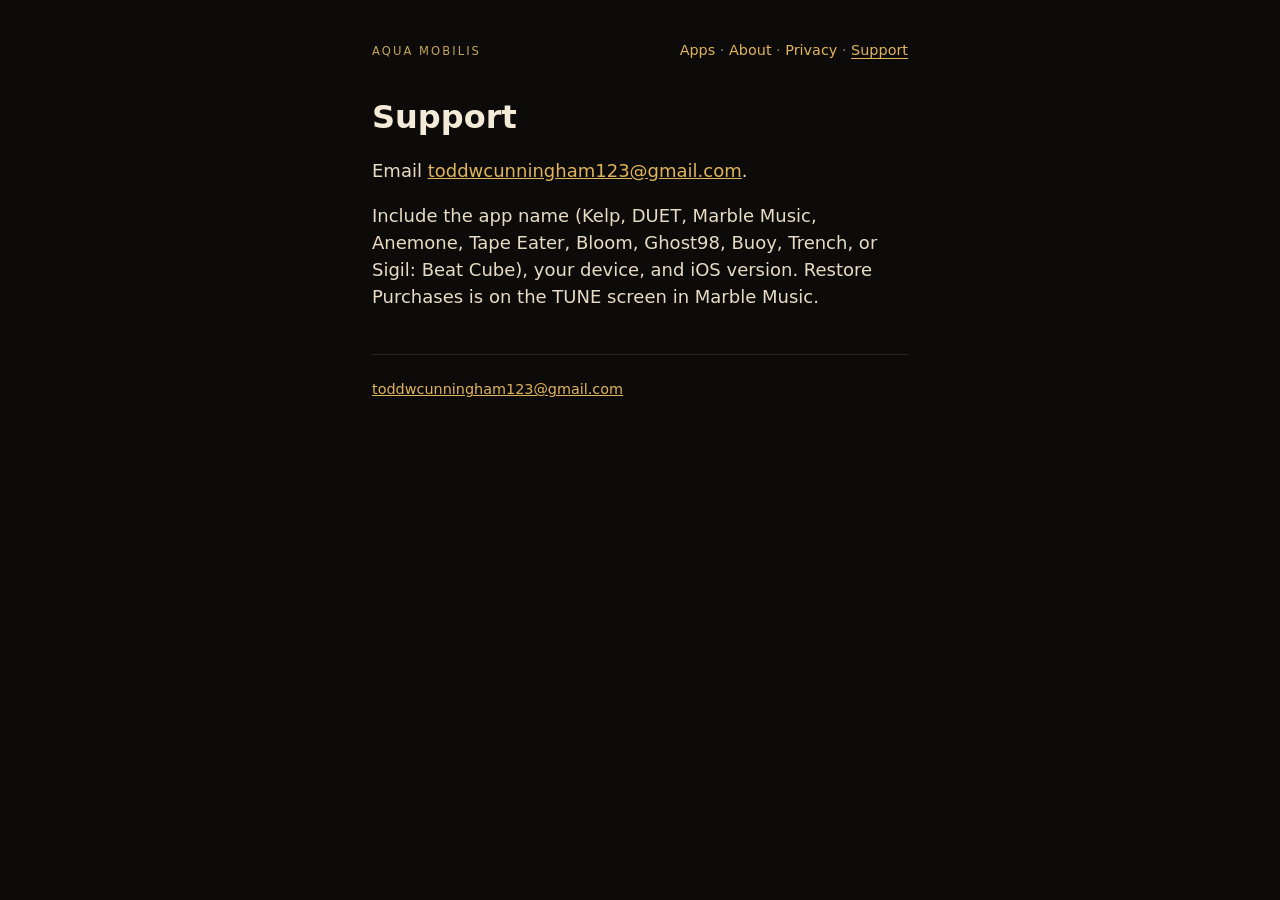
<file: support/index.html>
<!DOCTYPE html>
<html lang="en">
<head>
  <meta charset="utf-8">
  <meta name="viewport" content="width=device-width, initial-scale=1">
  <title>Support — Aqua Mobilis</title>
  <meta name="description" content="Support for Aqua Mobilis iOS apps. Email toddwcunningham123@gmail.com with the app name, device, and iOS version.">
  <link rel="canonical" href="https://toddwcunningham123-stack.github.io/support/">
  <meta property="og:title" content="Support — Aqua Mobilis">
  <meta property="og:description" content="Support for Aqua Mobilis iOS apps. Email toddwcunningham123@gmail.com with the app name, device, and iOS version.">
  <meta property="og:type" content="website">
  <meta property="og:url" content="https://toddwcunningham123-stack.github.io/support/">
  <meta property="og:image" content="https://toddwcunningham123-stack.github.io/og.png">
  <meta property="og:image:width" content="1200">
  <meta property="og:image:height" content="630">
  <meta name="twitter:card" content="summary_large_image">
  <meta name="twitter:title" content="Support — Aqua Mobilis">
  <meta name="twitter:description" content="Support for Aqua Mobilis iOS apps. Email toddwcunningham123@gmail.com with the app name, device, and iOS version.">
  <meta name="twitter:image" content="https://toddwcunningham123-stack.github.io/og.png">
  <link rel="icon" href="/favicon.svg" type="image/svg+xml">
  <link rel="stylesheet" href="/style.css">
</head>
<body>
  <div class="wrap">
    <header class="site">
      <a class="mark" href="/">Aqua Mobilis</a>
      <nav>
        <a href="/">Apps</a> ·
        <a href="/about/">About</a> ·
        <a href="/privacy/">Privacy</a> ·
        <a href="/support/" aria-current="page">Support</a>
      </nav>
    </header>
    <main>
      <h1>Support</h1>
      <p>Email <a href="mailto:toddwcunningham123@gmail.com">toddwcunningham123@gmail.com</a>.</p>
      <p>Include the app name (Kelp, DUET, Marble Music, Anemone, Tape Eater, Bloom, Ghost98, Buoy, Trench, or Sigil: Beat Cube), your device, and iOS version. Restore Purchases is on the TUNE screen in Marble Music.</p>
    </main>
    <footer class="site">
      <p><a href="mailto:toddwcunningham123@gmail.com">toddwcunningham123@gmail.com</a></p>
    </footer>
  </div>
</body>
</html>
</file>
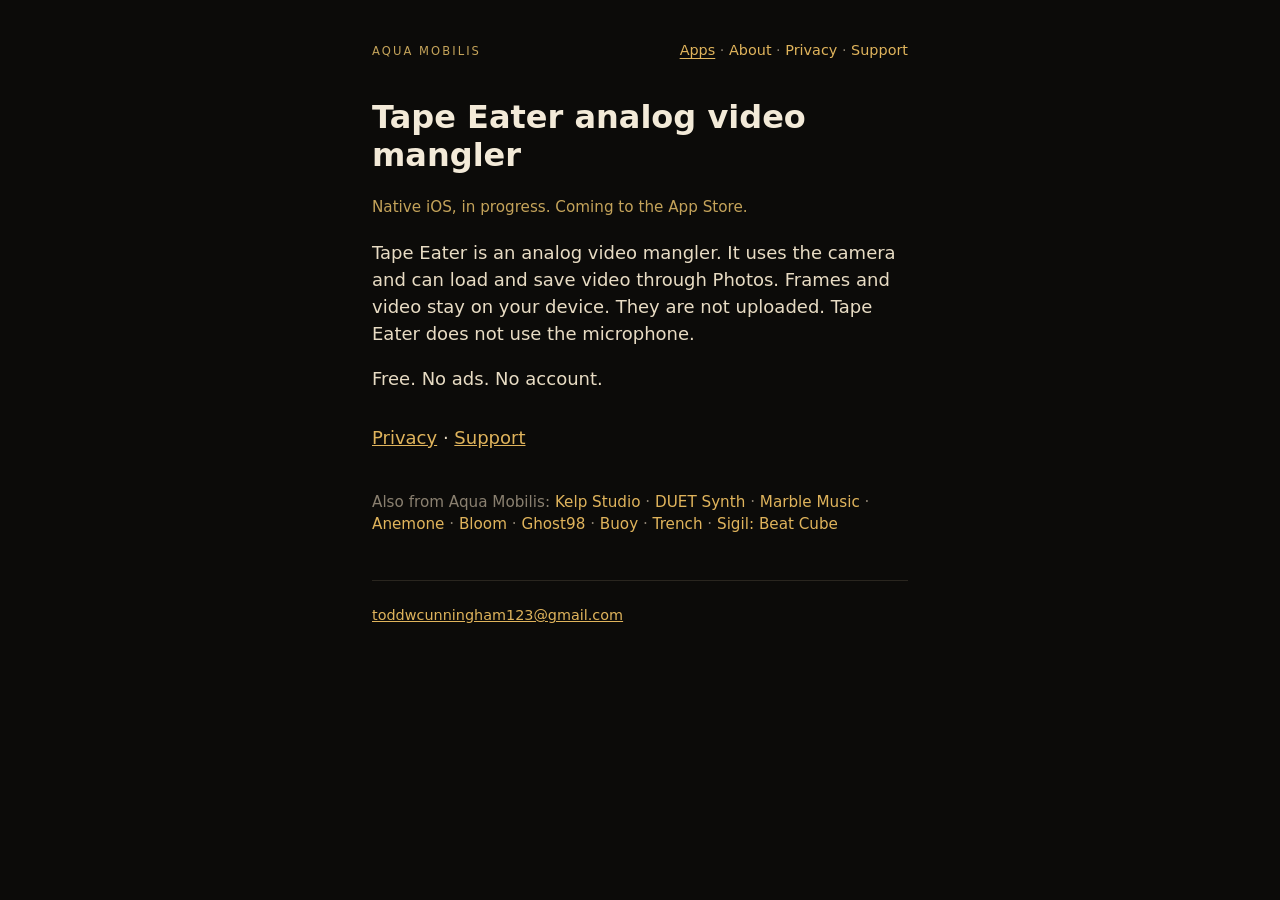
<file: tape-eater/index.html>
<!DOCTYPE html>
<html lang="en">
<head>
  <meta charset="utf-8">
  <meta name="viewport" content="width=device-width, initial-scale=1">
  <title>Tape Eater — analog video mangler for iOS | Aqua Mobilis</title>
  <meta name="description" content="Tape Eater is a free analog video mangler for iPhone. Camera and Photos stay on your device. No ads. Native iOS, coming to the App Store.">
  <link rel="canonical" href="https://toddwcunningham123-stack.github.io/tape-eater/">
  <meta property="og:title" content="Tape Eater — analog video mangler for iOS | Aqua Mobilis">
  <meta property="og:description" content="Tape Eater is a free analog video mangler for iPhone. Camera and Photos stay on your device. No ads. Native iOS, coming to the App Store.">
  <meta property="og:type" content="website">
  <meta property="og:url" content="https://toddwcunningham123-stack.github.io/tape-eater/">
  <meta property="og:image" content="https://toddwcunningham123-stack.github.io/og.png">
  <meta property="og:image:width" content="1200">
  <meta property="og:image:height" content="630">
  <meta name="twitter:card" content="summary_large_image">
  <meta name="twitter:title" content="Tape Eater — analog video mangler for iOS | Aqua Mobilis">
  <meta name="twitter:description" content="Tape Eater is a free analog video mangler for iPhone. Camera and Photos stay on your device. No ads. Native iOS, coming to the App Store.">
  <meta name="twitter:image" content="https://toddwcunningham123-stack.github.io/og.png">
  <link rel="icon" href="/favicon.svg" type="image/svg+xml">
  <link rel="stylesheet" href="/style.css">
  <script type="application/ld+json">
  {
    "@context": "https://schema.org",
    "@type": "SoftwareApplication",
    "name": "Tape Eater",
    "description": "A free analog video mangler for iPhone. Camera and Photos stay on your device. No ads.",
    "url": "https://toddwcunningham123-stack.github.io/tape-eater/",
    "applicationCategory": "Music",
    "operatingSystem": "iOS",
    "isAccessibleForFree": true,
    "offers": { "@type": "Offer", "price": "0", "priceCurrency": "USD" },
    "author": { "@type": "Organization", "name": "Aqua Mobilis", "url": "https://toddwcunningham123-stack.github.io/" }
  }
  </script>
</head>
<body>
  <div class="wrap">
    <header class="site">
      <a class="mark" href="/">Aqua Mobilis</a>
      <nav>
        <a href="/" aria-current="page">Apps</a> ·
        <a href="/about/">About</a> ·
        <a href="/privacy/">Privacy</a> ·
        <a href="/support/">Support</a>
      </nav>
    </header>
    <main>
      <h1>Tape Eater analog video mangler</h1>
      <p class="status">Native iOS, in progress. Coming to the App Store.</p>
      <p>Tape Eater is an analog video mangler. It uses the camera and can load and save video through Photos. Frames and video stay on your device. They are not uploaded. Tape Eater does not use the microphone.</p>
      <p>Free. No ads. No account.</p>
      <p class="page-links"><a href="/privacy/">Privacy</a> · <a href="/support/">Support</a></p>
      <p class="more">Also from Aqua Mobilis:
        <a href="/kelp/">Kelp Studio</a> ·
        <a href="/duet/">DUET Synth</a> ·
        <a href="/marble-music/">Marble Music</a> ·
        <a href="/anemone/">Anemone</a> ·
        <a href="/bloom/">Bloom</a> ·
        <a href="/ghost98/">Ghost98</a> ·
        <a href="/buoy/">Buoy</a> ·
        <a href="/trench/">Trench</a> ·
        <a href="/sigil/">Sigil: Beat Cube</a>
      </p>
    </main>
    <footer class="site">
      <p><a href="mailto:toddwcunningham123@gmail.com">toddwcunningham123@gmail.com</a></p>
    </footer>
  </div>
</body>
</html>
</file>
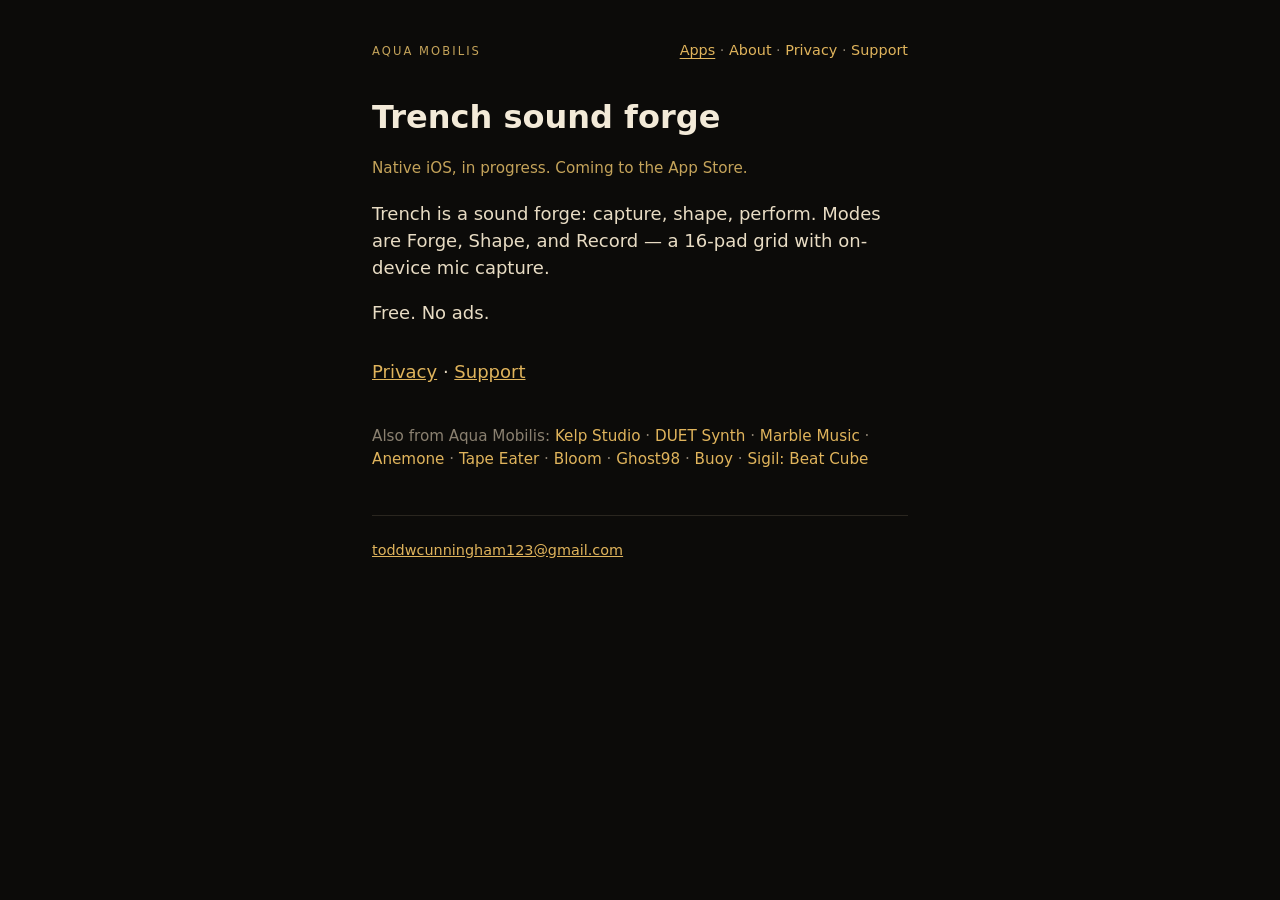
<file: trench/index.html>
<!DOCTYPE html>
<html lang="en">
<head>
  <meta charset="utf-8">
  <meta name="viewport" content="width=device-width, initial-scale=1">
  <title>Trench — free iOS sound forge | Aqua Mobilis</title>
  <meta name="description" content="Trench is a free native iOS sound forge: capture, shape, perform. Forge, Shape, and Record modes with on-device mic capture. No ads. Native iOS, coming to the App Store.">
  <link rel="canonical" href="https://toddwcunningham123-stack.github.io/trench/">
  <meta property="og:title" content="Trench — free iOS sound forge | Aqua Mobilis">
  <meta property="og:description" content="Trench is a free native iOS sound forge: capture, shape, perform. Forge, Shape, and Record modes with on-device mic capture. No ads. Native iOS, coming to the App Store.">
  <meta property="og:type" content="website">
  <meta property="og:url" content="https://toddwcunningham123-stack.github.io/trench/">
  <meta property="og:image" content="https://toddwcunningham123-stack.github.io/og.png">
  <meta property="og:image:width" content="1200">
  <meta property="og:image:height" content="630">
  <meta name="twitter:card" content="summary_large_image">
  <meta name="twitter:title" content="Trench — free iOS sound forge | Aqua Mobilis">
  <meta name="twitter:description" content="Trench is a free native iOS sound forge: capture, shape, perform. Forge, Shape, and Record modes with on-device mic capture. No ads. Native iOS, coming to the App Store.">
  <meta name="twitter:image" content="https://toddwcunningham123-stack.github.io/og.png">
  <link rel="icon" href="/favicon.svg" type="image/svg+xml">
  <link rel="stylesheet" href="/style.css">
  <script type="application/ld+json">
  {
    "@context": "https://schema.org",
    "@type": "SoftwareApplication",
    "name": "Trench",
    "description": "A free native iOS sound forge: capture, shape, perform. Forge, Shape, and Record modes with on-device mic capture. No ads.",
    "url": "https://toddwcunningham123-stack.github.io/trench/",
    "applicationCategory": "Music",
    "operatingSystem": "iOS",
    "isAccessibleForFree": true,
    "offers": { "@type": "Offer", "price": "0", "priceCurrency": "USD" },
    "author": { "@type": "Organization", "name": "Aqua Mobilis", "url": "https://toddwcunningham123-stack.github.io/" }
  }
  </script>
</head>
<body>
  <div class="wrap">
    <header class="site">
      <a class="mark" href="/">Aqua Mobilis</a>
      <nav>
        <a href="/" aria-current="page">Apps</a> ·
        <a href="/about/">About</a> ·
        <a href="/privacy/">Privacy</a> ·
        <a href="/support/">Support</a>
      </nav>
    </header>
    <main>
      <h1>Trench sound forge</h1>
      <p class="status">Native iOS, in progress. Coming to the App Store.</p>
      <p>Trench is a sound forge: capture, shape, perform. Modes are Forge, Shape, and Record — a 16-pad grid with on-device mic capture.</p>
      <p>Free. No ads.</p>
      <p class="page-links"><a href="/privacy/">Privacy</a> · <a href="/support/">Support</a></p>
      <p class="more">Also from Aqua Mobilis:
        <a href="/kelp/">Kelp Studio</a> ·
        <a href="/duet/">DUET Synth</a> ·
        <a href="/marble-music/">Marble Music</a> ·
        <a href="/anemone/">Anemone</a> ·
        <a href="/tape-eater/">Tape Eater</a> ·
        <a href="/bloom/">Bloom</a> ·
        <a href="/ghost98/">Ghost98</a> ·
        <a href="/buoy/">Buoy</a> ·
        <a href="/sigil/">Sigil: Beat Cube</a>
      </p>
    </main>
    <footer class="site">
      <p><a href="mailto:toddwcunningham123@gmail.com">toddwcunningham123@gmail.com</a></p>
    </footer>
  </div>
</body>
</html>
</file>
<file: style.css>
:root { color-scheme: dark; }
* { box-sizing: border-box; }
body {
  margin: 0;
  font: 18px/1.5 ui-sans-serif, system-ui, sans-serif;
  background: #0c0b09;
  color: #e8dcc4;
}
.wrap {
  max-width: 36rem;
  margin: 0 auto;
  padding: 2.5rem 1.25rem 3.5rem;
}
.mark {
  letter-spacing: 0.18em;
  text-transform: uppercase;
  font-size: 0.72rem;
  color: #c4a35a;
}
header.site {
  display: flex;
  flex-wrap: wrap;
  align-items: baseline;
  justify-content: space-between;
  gap: 0.45rem 1.25rem;
  margin-bottom: 2.25rem;
}
header.site .mark {
  text-decoration: none;
}
header.site nav {
  color: #8a8070;
  font-size: 0.9rem;
}
header.site nav a { text-decoration: none; }
header.site nav a:hover,
header.site nav a[aria-current="page"] {
  text-decoration: underline;
  text-underline-offset: 0.18em;
}
main { padding: 0; }
h1 { font-size: 2rem; font-weight: 600; line-height: 1.2; color: #f3ead8; }
h2 { font-size: 1.15rem; margin-top: 2rem; color: #f3ead8; }
a { color: #e0b45c; }
.lede { margin: 0.85rem 0 0; }
.status { color: #c4a35a; font-size: 0.95rem; margin: 0.65rem 0 1.25rem; }
.apps {
  list-style: none;
  padding: 0;
  margin: 2rem 0 0;
}
.apps li { border-top: 1px solid #2a261f; }
.apps li:last-child { border-bottom: 1px solid #2a261f; }
.apps a {
  display: block;
  padding: 0.85rem 0;
  color: inherit;
  text-decoration: none;
}
.apps a:hover strong { color: #e0b45c; }
.apps strong { color: #f3ead8; font-weight: 600; }
.apps span {
  display: block;
  color: #b7ad9a;
  font-size: 0.95rem;
}
.page-links { margin-top: 2rem; }
.more {
  margin-top: 2.5rem;
  color: #8a8070;
  font-size: 0.95rem;
}
.more a { text-decoration: none; }
.more a:hover { text-decoration: underline; text-underline-offset: 0.18em; }
.nav { margin-top: 2.5rem; color: #8a8070; }
.updated { color: #8a8070; font-size: 0.9rem; }
footer.site {
  margin-top: 2.75rem;
  padding-top: 1.15rem;
  border-top: 1px solid #2a261f;
  color: #8a8070;
  font-size: 0.9rem;
}
footer.site p { margin: 0.35rem 0; }
</file>
